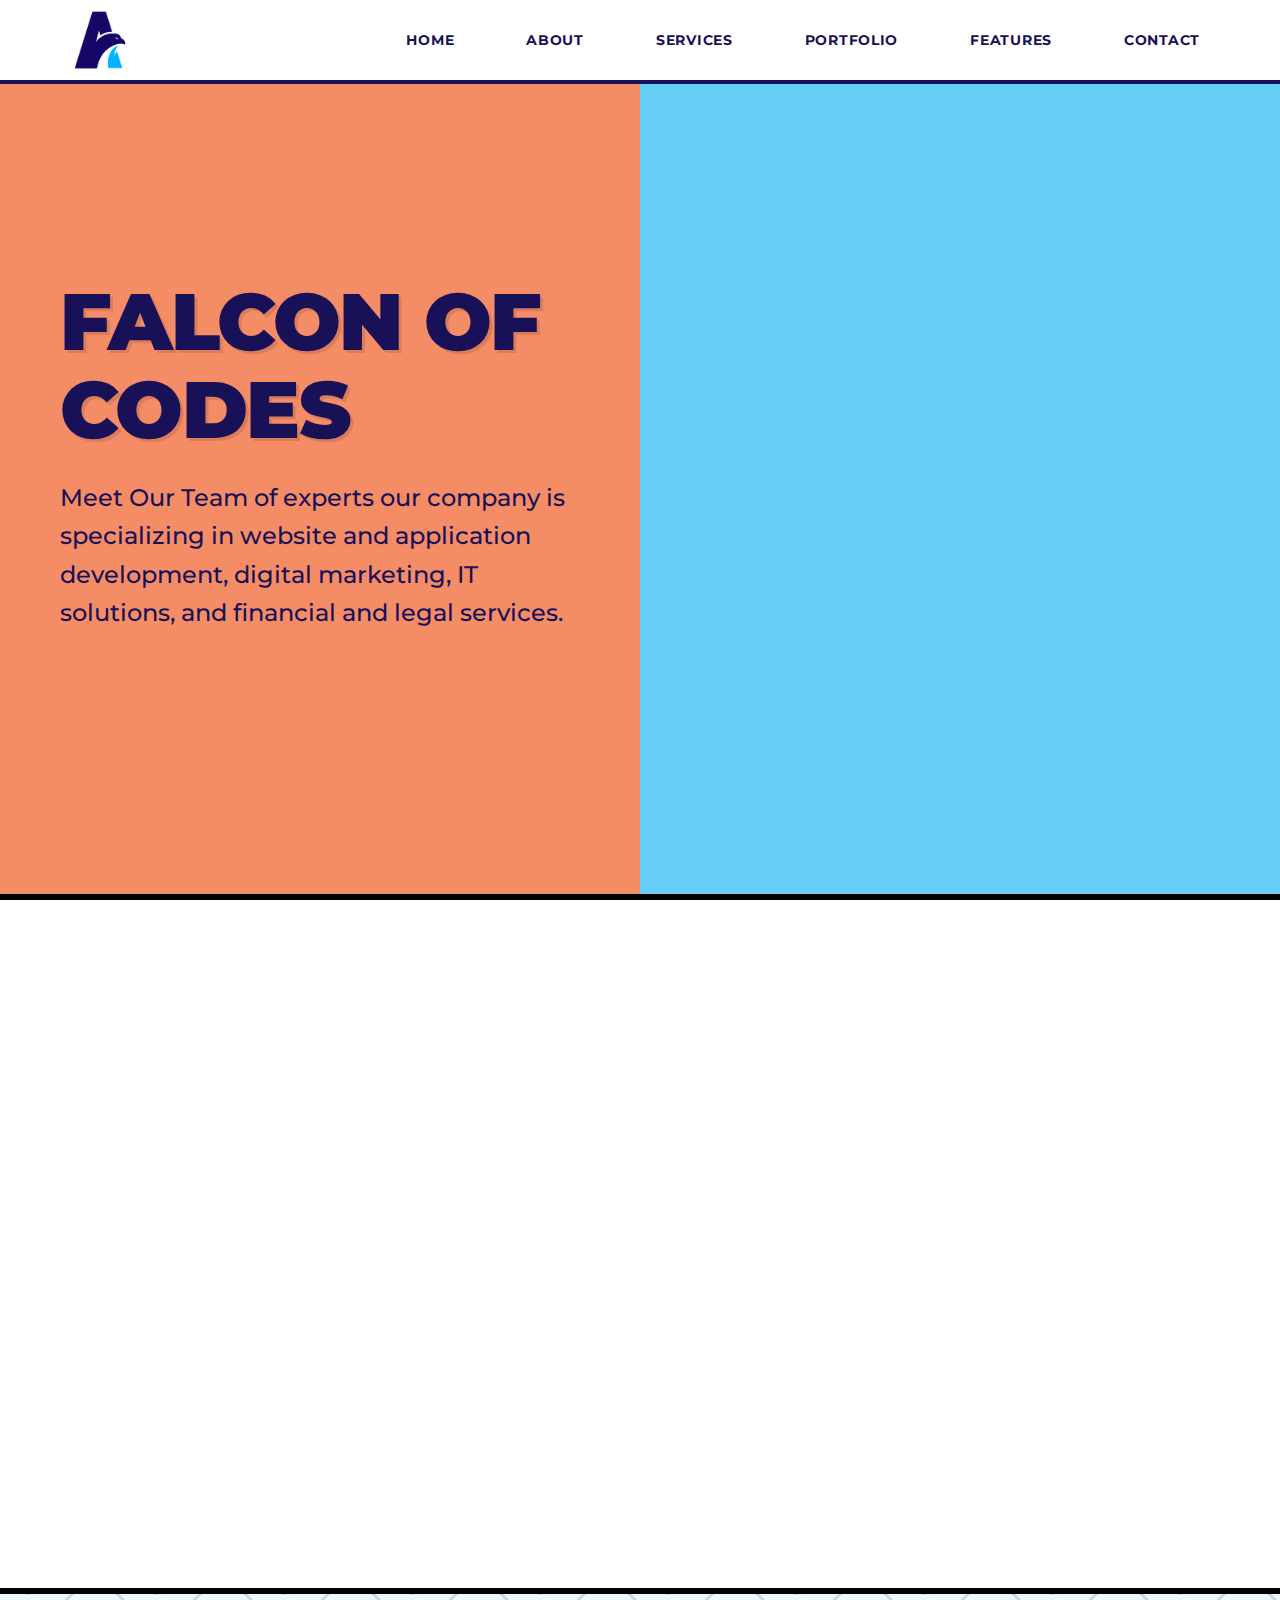
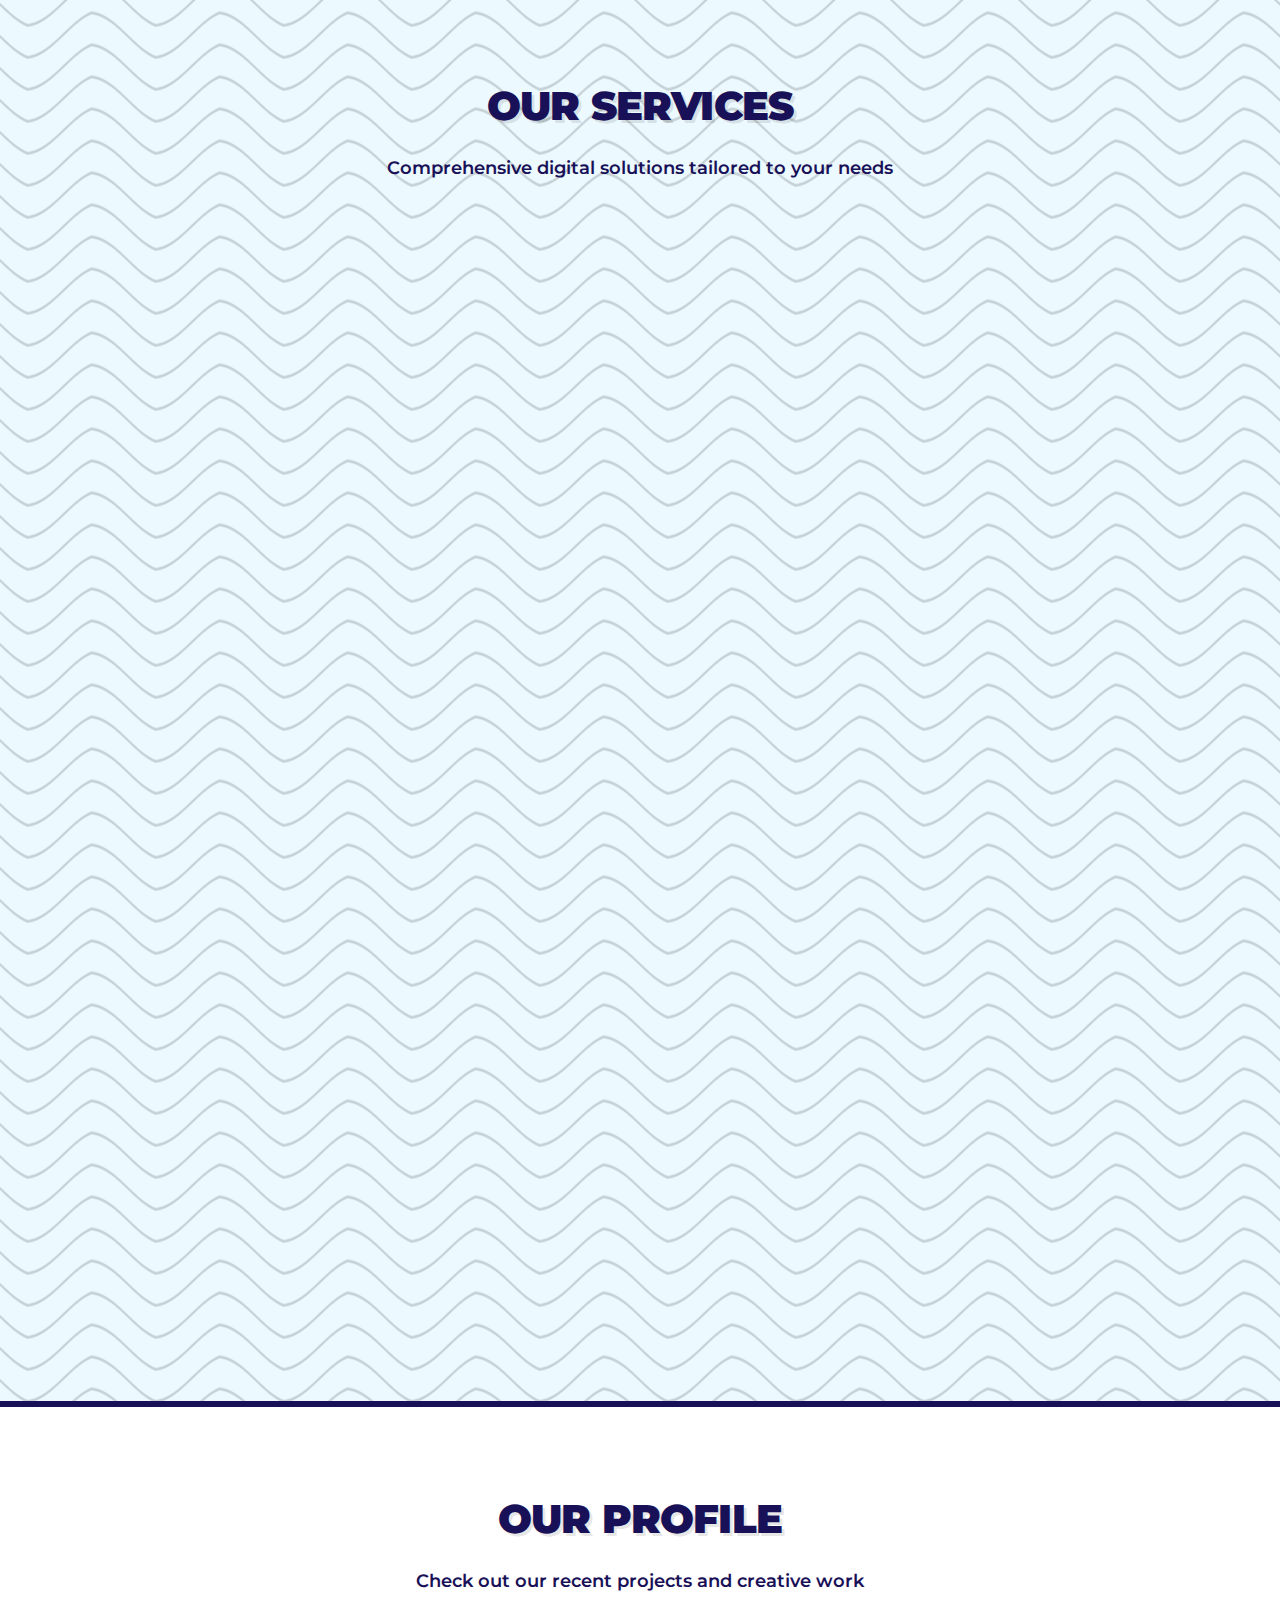
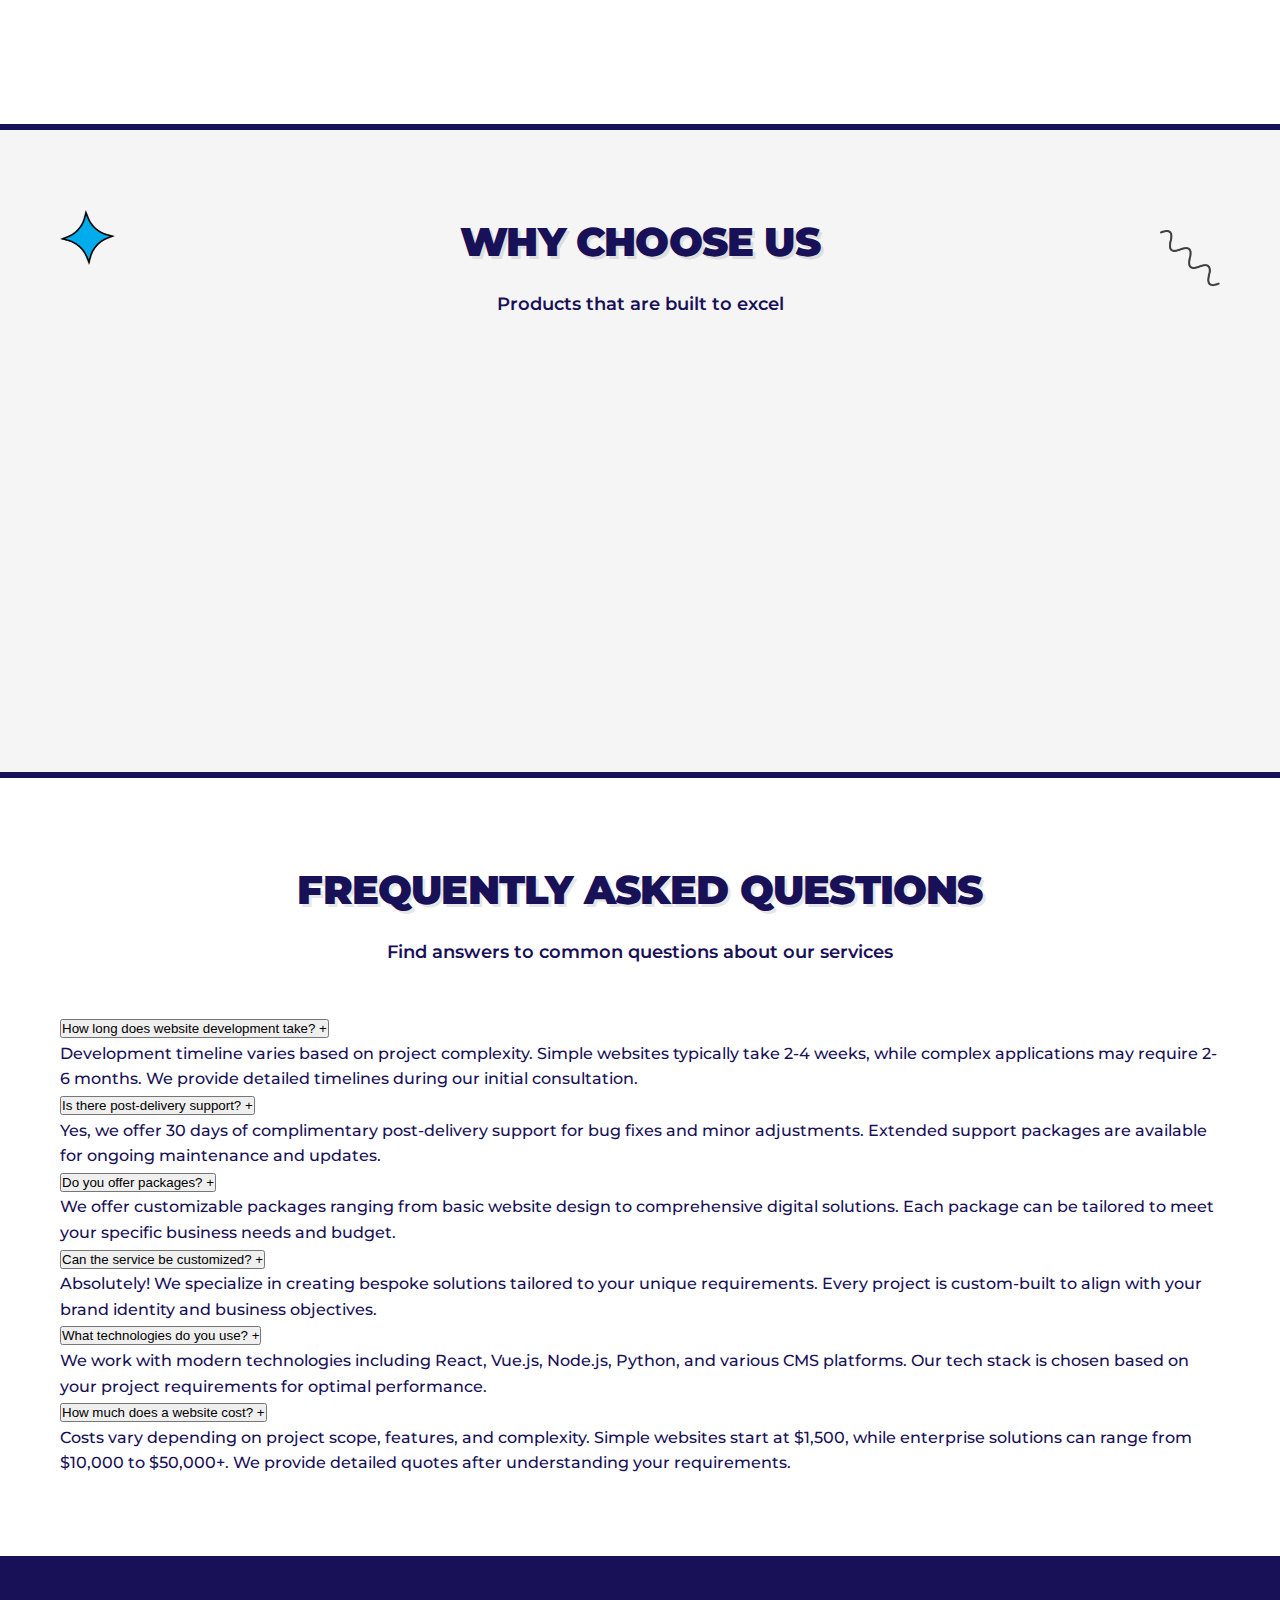
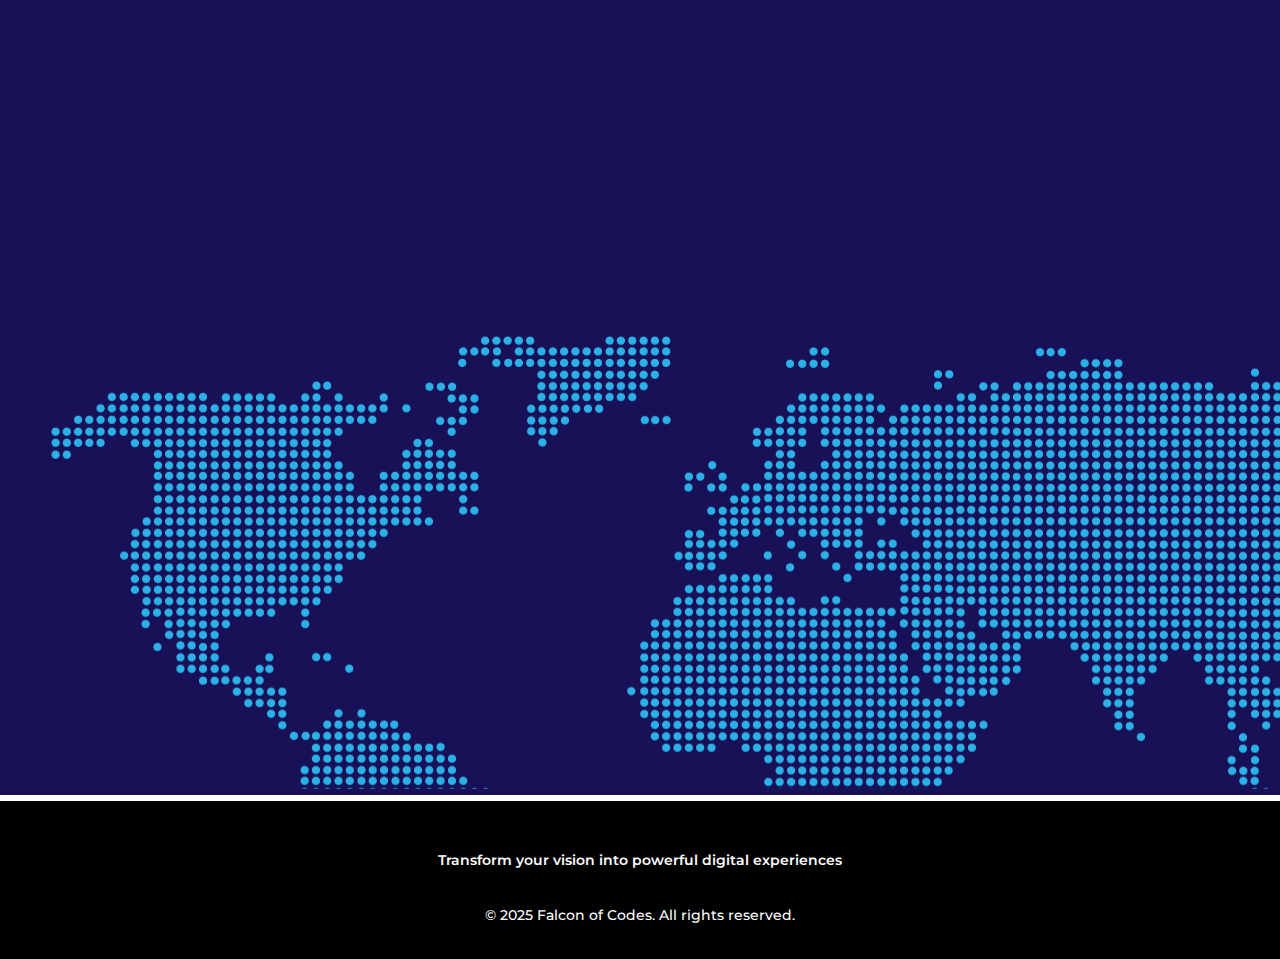
<file: index.html>
<!DOCTYPE html>
<html lang="en" class="no-js">

    <head>
        <meta charset="UTF-8">
        <meta name="viewport" content="width=device-width, initial-scale=1.0">
        <meta name="description"
            content="Falcon of Codes transforms your vision into powerful digital experiences. We specialize in website development, mobile app creation, and custom digital solutions.">
        <meta name="keywords"
            content="web development, mobile app development, custom digital solutions, website design, app development">
        <meta name="author" content="Falcon of Codes">
        <!-- Open Graph / Facebook -->
        <meta property="og:type" content="website">
        <meta property="og:title" content="Falcon of Codes - Transform Your Vision into Digital Experiences">
        <meta property="og:description"
            content="We specialize in website development, mobile app creation, and custom digital solutions that elevate your business.">
        <meta property="og:image" content="assets/Logo-Test-1-.png">
        <!-- Twitter -->
        <meta name="twitter:card" content="summary_large_image">
        <meta name="twitter:title" content="Falcon of Codes - Transform Your Vision into Digital Experiences">
        <meta name="twitter:description"
            content="We specialize in website development, mobile app creation, and custom digital solutions that elevate your business.">
        <meta name="twitter:image" content="assets/Logo-Test-1-.png">
        <link rel="canonical" href="https://falconofcodes.com/">
        <title>Falcon of Codes - Transform Your Vision into Digital Experiences</title>
        <style>
            /* Critical CSS for above-the-fold content */
            :root {
                --color-primary: #f48c66;
                --color-white: #ffffff;
                --color-black: #191157;
                --color-gray-dark: #1a1a1a;
                --color-gray: #333333;
                --color-bg-light: #f5f5f5;
                --color-main-tint-5: #66cdf4;
                --color-mobile-bg-from-logo: #160766;
                --font-family: "Montserrat", -apple-system, BlinkMacSystemFont, 'Segoe UI', Roboto, 'Helvetica Neue', Arial, sans-serif;
                --header-height: 80px;
                --container-width: 1200px;
                --section-padding: 80px 0;
                --border-width: 4px;
                --border-width-thick: 6px;
                --transition: all 0.2s ease;
                --brutal-shadow: 8px 8px 0 0 var(--color-black);
            }
            
            * {
                margin: 0;
                padding: 0;
                box-sizing: border-box;
            }
            
            html {
                scroll-behavior: smooth;
                font-size: 16px;
            }
            
            body {
                font-family: var(--font-family);
                color: var(--color-black);
                line-height: 1.6;
                overflow-x: hidden;
                background-color: var(--color-white);
                font-weight: 500;
            }
            
            .no-js .hero-target__container {
                opacity: 1;
                transform: translateY(0);
            }
            
            .no-js .man-image,
            .no-js .girl-image,
            .no-js .vector-shape,
            .no-js .mobile-framer-image,
            .no-js .iphone-shadow,
            .no-js .zigzag-border {
                opacity: 1;
                transform: translate(0, 0);
            }
            
            .header {
                position: fixed;
                top: 0;
                left: 0;
                width: 100%;
                background-color: var(--color-white);
                border-bottom: var(--border-width) solid var(--color-black);
                z-index: 1000;
            }
            
            .nav {
                display: flex;
                justify-content: space-between;
                align-items: center;
                height: var(--header-height);
                max-width: var(--container-width);
                margin: 0 auto;
                padding: 0 20px;
            }
            
            .nav__logo img {
                height: 60px;
                max-width: 60px;
            }
            
            .hero {
                margin-top: var(--header-height);
                min-height: calc(76vh - var(--header-height));
                display: flex;
                align-items: center;
                background-color: transparent;
                position: relative;
                overflow: hidden;
                border-bottom: var(--border-width-thick) solid var(--color-border);
                padding: 0;
            }
            
            .hero::before,
            .hero::after {
                content: '';
                position: absolute;
                top: 0;
                height: 100%;
                box-sizing: border-box;
            }
            
            .hero::before {
                left: 0;
                width: 50%;
                z-index: -1;
                background-color: var(--color-primary);
            }
            
            .hero::after {
                right: 0;
                width: 50%;
                background-color: var(--color-main-tint-5);
                z-index: -1;
            }
            
            .hero__container {
                width: 100%;
                position: relative;
                z-index: 10;
                max-width: 1200px;
                margin: 80px auto;
                padding: 0 20px;
            }
            
            .hero__grid {
                display: flex;
                flex-direction: row;
                flex-wrap: wrap;
                gap: 2rem;
                align-items: center;
                margin-bottom: 0;
            }
            
            .hero__content {
                flex: 0 0 calc((100% - 2rem) / 2);
                background-color: transparent;
                padding: 0;
                border: none;
                box-shadow: none;
            }
            
            .hero__content h1 {
                font-size: 5rem;
                font-weight: 900;
                margin: 0 0 25px 0;
                color: var(--color-white);
                text-transform: uppercase;
                letter-spacing: -0.02em;
                line-height: 1.1;
                background: none;
                -webkit-background-clip: unset;
                background-clip: unset;
                -webkit-text-fill-color: unset;
                text-shadow: 3px 3px #333333;
                opacity: 0;
                transform: translateY(30px);
                transition: opacity 0.8s ease-out, transform 0.8s ease-out;
            }
            
            .hero__content h1.visible {
                opacity: 1;
                transform: translateY(0);
            }
            
            .hero__content p {
                font-size: 1.25rem;
                line-height: 1.6;
                color: var(--color-white);
                font-weight: 600;
                opacity: 0;
                transform: translateY(30px);
                transition: opacity 0.8s ease-out 0.2s, transform 0.8s ease-out 0.2s;
            }
            
            .hero__content p.visible {
                opacity: 1;
                transform: translateY(0);
                margin-bottom: 4rem;
            }
            
            .hero-target__container {
                display: flex;
                gap: 3rem;
                align-items: center;
                flex: 0 0 calc((100% - 2rem) / 2);
                position: relative;
                opacity: 0;
                transform: translateY(30px);
                transition: opacity 0.8s ease-out, transform 0.8s ease-out;
            }
            
            .hero-target__container.visible {
                opacity: 1;
                transform: translateY(0);
            }
            
            .mobile-framer-image {
                position: absolute;
                bottom: -40px;
                left: 70px;
                width: 175px;
                height: auto;
                z-index: 11;
                opacity: 0;
                transform: translateX(-20px);
                transition: opacity 0.6s ease-out 0.2s, transform 0.6s ease-out 0.2s;
            }
            
            .hero-target__container.visible .mobile-framer-image {
                opacity: 1;
                transform: translateX(0);
            }
            
            @media (max-width: 1024px) {
                .hero-target__container {
                    flex-direction: column;
                    gap: 2rem;
                }
                
                .mobile-framer-image {
                    width: 137px;
                    border: 0;
                    border-top-left-radius: 20px;
                    left: -70px;
                }
                
                .iphone-shadow {
                    width: 120px;
                    bottom: -45px;
                    left: -65px;
                }
            }
        </style>
        <link rel="preload" href="assets/main-logo.png" as="image">
        <link rel="preload" href="assets/transparent-web-framer.png" as="image">
        <link rel="preload" href="assets/man.png" as="image">
        <link rel="preload" href="assets/girl.png" as="image">
        <link rel="preload" href="assets/mobile-framer-shadow.png" as="image">
        <link rel="preload" href="assets/shadow-iphone.png" as="image">
        <link rel="stylesheet" href="styles.css" media="print" onload="this.media='all'">
        <link rel="preconnect" href="https://fonts.googleapis.com">
        <link rel="preconnect" href="https://fonts.gstatic.com" crossorigin>
        <link href="https://fonts.googleapis.com/css2?family=Montserrat:ital,wght@0,100..900;1,100..900&display=swap"
            rel="stylesheet" crossorigin="anonymous">
        <link rel="dns-prefetch" href="https://fonts.googleapis.com">
        <link rel="dns-prefetch" href="https://fonts.gstatic.com">
        <!-- Structured Data -->
        <script type="application/ld+json">
    {
        "@context": "https://schema.org",
        "@type": "Organization",
        "name": "Falcon of Codes",
        "description": "We transform your vision into powerful digital experiences. We specialize in website development, mobile app creation, and custom digital solutions.",
        "url": "https://falconofcodes.com",
        "logo": "https://falconofcodes.com/assets/Logo-Test-1-.png",
        "sameAs": [],
        "contactPoint": {
            "@type": "ContactPoint",
            "contactType": "Customer Service"
        }
    }
    </script>
        <script type="application/ld+json">
    {
        "@context": "https://schema.org",
        "@type": "WebSite",
        "name": "Falcon of Codes",
        "url": "https://falconofcodes.com",
        "potentialAction": {
            "@type": "SearchAction",
            "target": "https://falconofcodes.com/?s={search_term_string}",
            "query-input": "required name=search_term_string"
        }
    }
    </script>
        <script type="application/ld+json">
    {
        "@context": "https://schema.org",
        "@type": "Service",
        "serviceType": "Website Development",
        "provider": {
            "@type": "Organization",
            "name": "Falcon of Codes"
        },
        "description": "Professional website development services"
    }
    </script>
    </head>

    <body>
        <!-- Header / Navigation -->
        <header class="header" id="header">
            <nav class="nav container">
                <a href="#home" class="nav__logo" aria-label="Falcon of Codes Home">
                    <img src="assets/main-logo.png" alt="Falcon of Codes Logo" width="200" height="80" loading="eager" decoding="async">
                </a>
                <button class="nav__toggle" id="nav-toggle" aria-label="Toggle navigation menu" aria-expanded="false">
                    <span></span>
                    <span></span>
                    <span></span>
                </button>
                <ul class="nav__menu" id="nav-menu">
                    <li class="nav__item">
                        <a href="#home" class="nav__link">Home</a>
                    </li>
                    <li class="nav__item">
                        <a href="#about" class="nav__link">About</a>
                    </li>
                    <li class="nav__item">
                        <a href="#services" class="nav__link">Services</a>
                    </li>
                    <li class="nav__item">
                        <a href="#works" class="nav__link">Portfolio</a>
                    </li>
                    <li class="nav__item">
                        <a href="#features" class="nav__link">Features</a>
                    </li>
                    <li class="nav__item">
                        <a href="#contact" class="nav__link">Contact</a>
                    </li>
                </ul>
            </nav>
        </header>
        <!-- Hero Section -->
        <section class="hero" id="home">
            <div class="hero-svg-container">
                <!--<svg aria-hidden="true" class="hero_img_path" viewBox="0 0 100 100" preserveAspectRatio="none"
                    xmlns="http://www.w3.org/2000/svg">-->
                    <!--<path d="M-1 663C3648-193 7705 4976 15136 94" class="hero-curve_1"></path>
                    <path d="M 15136 94 C 7705 4976 3648 -193 -1 663" class="hero-curve_1"></path>-->
                    <!--<path d="M100 57 C 33 100 56 33 -12 90" class="hero-curve_1"></path>-->
                    <!--<path d="M9440 2574C-2809 71 3748 5226-4001 3736" class="hero-curve_1"></path>-->
                <!--</svg>
                
                <svg class="hero_img_path_2" viewBox="0 0 1500 3500" preserveAspectRatio="xMidYMid meet"
                    xmlns="http://www.w3.org/2000/svg">-->
                    <!--<path d="M13435 4448C2897 736 930-2125-4261 4285" class="hero-curve_2 curve-first"></path>-->
                    <!--<path d="M13335 4348C1882-1145 4732 1398-4161 4185" class="hero-curve_2 curve-second"></path>-->
                <!--</svg>-->
            </div>
            <div class="hero__container container">
                <div class="hero__grid">
                    <div class="hero__content">
                        <h1>Falcon of Codes</h1>
                        <p>Meet Our Team of experts our company is specializing in website and application development,
                            digital marketing, IT solutions, and financial and legal services.</p>
                    </div>
                    <!--
                    <div class="hero__image">
                        <img src="assets/original-c34f2ac3a222392163bfe6720986ded7.png"
                            alt="Digital Solutions Illustration" loading="eager">
                    </div>
                    -->
                    <div class="hero-target__container">
                        <img src="assets/mobile-framer-shadow.png" alt="Mobile Framer" class="mobile-framer-image" loading="eager" decoding="async">
                        <img src="assets/shadow-iphone.png" alt="iPhone Shadow" class="iphone-shadow" loading="eager" decoding="async">
                        <div class="slider-buttons">
                            <button class="slider-btn prev-btn" aria-label="Previous slide">‹</button>
                            <button class="slider-btn next-btn" aria-label="Next slide">›</button>
                        </div>
                        <div class="framer-container">
                            <img src="assets/zigziagy-line.png" alt="Zigzag Border" class="zigzag-border" loading="eager" decoding="async">
                            <img src="assets/3-primaery-fill-vectors.png" alt="Elegant Vector Shape" class="vector-shape" loading="eager" decoding="async">
                            <img src="assets/man.png" alt="Man" class="man-image" loading="eager" decoding="async">
                            <img src="assets/transparent-web-framer.png" alt="Web Framer" class="framer-img" loading="eager" decoding="async">
                            <div class="desktop-screen">
                                <div class="slider">
                                    <div class="slide">
                                        <img src="assets/slides/1.jpg" alt="Create Your Identity" loading="lazy" decoding="async">
                                    </div>
                                    <div class="slide">
                                        <img src="assets/slides/2.jpg" alt="High Quality Printing" loading="lazy" decoding="async">
                                    </div>
                                    <div class="slide">
                                        <img src="assets/slides/3.jpg" alt="International Exhibition" loading="lazy" decoding="async">
                                    </div>
                                    <div class="slide">
                                        <img src="assets/slides/4.jpg" alt="Motivation to Achieve Goals" loading="lazy" decoding="async">
                                    </div>
                                </div>
                            </div>
                            <img src="assets/girl.png" alt="Girl" class="girl-image" loading="eager" decoding="async">
                        </div>
                    </div>
                    <!--
                    <div class="card__hero hero-box hero-box--1">
                        <img class="card__hero__img" src="assets/a148e3303f690354c1f5ecbd34a8607f.png"
                            alt="Digital Solutions Illustration" loading="eager">
                        <div class="card__hero__content">
                            <h3>Our Expertise</h3>
                            <p>We specialize in creating cutting-edge digital solutions that help businesses thrive in
                                the modern marketplace.</p>
                        </div>
                    </div>
                    <div class="card__hero hero-box hero-box--2">
                        <img class="card__hero__img" src="assets/d9d8b4c5584b207063162d2d6401efb3.png"
                            alt="Digital Solutions Illustration" loading="eager">
                        <div class="card__hero__content">
                            <h3>Innovation First</h3>
                            <p>We help companies with digital transformation and build a strong and sustainable presence
                                in the digital landscape.</p>
                        </div>
                    </div>-->
                </div>
            </div>
        </section>
        <!-- About Section -->
        <section class="about section" id="about">
            <div class="container">
                <div class="about-svg-container">
                    <svg viewBox="0 0 200 200" width="240">
                        <path d="M100 18
                        C122 18, 150 30, 162 48
                        C174 66, 174 94, 162 112
                        C150 130, 122 142, 100 160
                        C78 142, 50 130, 38 112
                        C26 94, 26 66, 38 48
                        C50 30, 78 18, 100 18
                        Z" fill="var(--color-primary)" stroke="var(--color-white)" stroke-width="2" />
                    </svg>
                </div>
                <div class="about__content">
                    <h2 class="section__title about__title">About Falcon of Codes</h2>
                    <p class="about__description"> We are a company specializing in website and application development,
                        digital marketing, IT solutions, and financial and legal services. We help companies with
                        digital transformation and build a strong and sustainable presence in the digital landscape.
                    </p>
                    <p class="about__description"> Our comprehensive approach combines cutting-edge technology with
                        strategic business insights to deliver solutions that drive growth and innovation. Whether
                        you're looking to establish your online presence, streamline operations, or navigate complex
                        digital challenges, we're here to transform your vision into reality. </p>
                </div>
            </div>
        </section>
        <!-- Services Section -->
        <section class="services section" id="services">
            <div class="container">
                <!--
                <div class="hero__shape-container">
                    <svg viewBox="0 0 20 20" class="hero__svg-shape" aria-hidden="true">
                        <path d="M19 19H5V5h14v14zm-5-2h2v-2h-2v2zm0-4h2v-2h-2v2zm-4 4h2v-2h-2v2zm0-4h2v-2h-2v2zm-4 4h2v-2H6v2zm0-4h2v-2H6v2z" fill="var(--color-primary)" stroke="var(--color-black)" stroke-width="0.5"/>
                    </svg>
                </div> 
                -->
                <h2 class="section__title">Our Services</h2>
                <p class="section__subtitle">Comprehensive digital solutions tailored to your needs</p>
                <div class="services__grid" id="services-grid">
                    <!-- Services will be loaded dynamically from JSON -->
                </div>
            </div>
        </section>
        <!-- Latest Works Section -->
        <section class="works section" id="works">
            <div class="container">
                <h2 class="section__title">Our Profile</h2>
                <p class="section__subtitle">Check out our recent projects and creative work</p>
                <div class="works__grid" id="works-grid">
                    <!-- Works will be loaded dynamically from JavaScript -->
                </div>
            </div>
        </section>
        <!-- Features Section -->
        <section class="features section" id="features">
            <div class="container x_features">
                <div class="star-container">
                    <img class="blue-star" src="assets/Vector-blue.png" alt="Blue Star Icon">
                    <!--
                    <svg aria-hidden="true" class="star-of-button-icon e-font-icon-svg e-fas-star-of-life" viewBox="0 0 480 512" xmlns="http://www.w3.org/2000/svg">
                        <path class="one-star" d="M471.99 334.43L336.06 256l135.93-78.43c7.66-4.42 10.28-14.2 5.86-21.86l-32.02-55.43c-4.42-7.65-14.21-10.28-21.87-5.86l-135.93 78.43V16c0-8.84-7.17-16-16.01-16h-64.04c-8.84 0-16.01 7.16-16.01 16v156.86L56.04 94.43c-7.66-4.42-17.45-1.79-21.87 5.86L2.15 155.71c-4.42 7.65-1.8 17.44 5.86 21.86L143.94 256 8.01 334.43c-7.66 4.42-10.28 14.21-5.86 21.86l32.02 55.43c4.42 7.65 14.21 10.27 21.87 5.86l135.93-78.43V496c0 8.84 7.17 16 16.01 16h64.04c8.84 0 16.01-7.16 16.01-16V339.14l135.93 78.43c7.66 4.42 17.45 1.8 21.87-5.86l32.02-55.43c4.42-7.65 1.8-17.43-5.86-21.85z"></path>
                    </svg>
                    -->
                </div>
                <h2 class="section__title">Why Choose Us</h2>
                <p class="section__subtitle">Products that are built to excel</p>
                <div class="features__grid">
                    <div class="feature__item">
                        <div class="feature__icon">🦅</div>
                        <h3 class="feature__title">Fast</h3>
                        <p class="feature__description">Lightning-fast performance that keeps your users engaged</p>
                    </div>
                    <div class="feature__item">
                        <div class="feature__icon">🦅</div>
                        <h3 class="feature__title">Secure</h3>
                        <p class="feature__description">Enterprise-grade security to protect your data and users</p>
                    </div>
                    <div class="feature__item">
                        <div class="feature__icon">🦅</div>
                        <h3 class="feature__title">User-friendly</h3>
                        <p class="feature__description">Intuitive interfaces that delight users and drive engagement</p>
                    </div>
                    <div class="feature__item">
                        <div class="feature__icon">🦅</div>
                        <h3 class="feature__title">Tailored to Your Brand</h3>
                        <p class="feature__description">Custom solutions that reflect your unique brand identity</p>
                    </div>
                </div>
            </div>
        </section>
        <!-- FAQ Section -->
        <section class="faq section" id="faq">
            <div class="container">
                <h2 class="section__title">Frequently Asked Questions</h2>
                <p class="section__subtitle">Find answers to common questions about our services</p>
                <div class="faq__container">
                    <div class="faq__item">
                        <button class="faq__question">
                            <span>How long does website development take?</span>
                            <span class="faq__icon">+</span>
                        </button>
                        <div class="faq__answer">
                            <p>Development timeline varies based on project complexity. Simple websites typically take 2-4 weeks, while complex applications may require 2-6 months. We provide detailed timelines during our initial consultation.</p>
                        </div>
                    </div>
                    <div class="faq__item">
                        <button class="faq__question">
                            <span>Is there post-delivery support?</span>
                            <span class="faq__icon">+</span>
                        </button>
                        <div class="faq__answer">
                            <p>Yes, we offer 30 days of complimentary post-delivery support for bug fixes and minor adjustments. Extended support packages are available for ongoing maintenance and updates.</p>
                        </div>
                    </div>
                    <div class="faq__item">
                        <button class="faq__question">
                            <span>Do you offer packages?</span>
                            <span class="faq__icon">+</span>
                        </button>
                        <div class="faq__answer">
                            <p>We offer customizable packages ranging from basic website design to comprehensive digital solutions. Each package can be tailored to meet your specific business needs and budget.</p>
                        </div>
                    </div>
                    <div class="faq__item">
                        <button class="faq__question">
                            <span>Can the service be customized?</span>
                            <span class="faq__icon">+</span>
                        </button>
                        <div class="faq__answer">
                            <p>Absolutely! We specialize in creating bespoke solutions tailored to your unique requirements. Every project is custom-built to align with your brand identity and business objectives.</p>
                        </div>
                    </div>
                    <div class="faq__item">
                        <button class="faq__question">
                            <span>What technologies do you use?</span>
                            <span class="faq__icon">+</span>
                        </button>
                        <div class="faq__answer">
                            <p>We work with modern technologies including React, Vue.js, Node.js, Python, and various CMS platforms. Our tech stack is chosen based on your project requirements for optimal performance.</p>
                        </div>
                    </div>
                    <div class="faq__item">
                        <button class="faq__question">
                            <span>How much does a website cost?</span>
                            <span class="faq__icon">+</span>
                        </button>
                        <div class="faq__answer">
                            <p>Costs vary depending on project scope, features, and complexity. Simple websites start at $1,500, while enterprise solutions can range from $10,000 to $50,000+. We provide detailed quotes after understanding your requirements.</p>
                        </div>
                    </div>
                </div>
            </div>
        </section>
                
        <!-- Call-to-Action Section -->
        <section class="cta section" id="contact">
            <div class="container">
                <div class="cta__content">
                    <h2 class="cta__title">Get In Touch</h2>
                    <form class="cta__form" id="contact-form">
                        <div class="form__group">
                            <label for="fullname" class="form__label">Full Name</label>
                            <input type="text" id="fullname" name="fullname" class="form__input" required>
                        </div>
                        <div class="form__group">
                            <label for="contact" class="form__label">Contact Number</label>
                            <input type="tel" id="contact" name="contact" class="form__input" required>
                        </div>
                        <div class="form__group">
                            <label for="details" class="form__label">Details Description</label>
                            <textarea id="details" name="details" class="form__textarea" rows="5" required></textarea>
                        </div>
                        <button type="submit" class="btn btn--primary">Send Message</button>
                    </form>
                </div>
            </div>
        </section>

        <!-- Footer -->
        <footer class="footer">
            <div class="container">
                <div class="footer__content">
                    <div class="footer__brand">
                        <p class="footer__tagline">Transform your vision into powerful digital experiences</p>
                    </div>
                    <div class="footer__info">
                        <p class="footer__copyright">&copy; 2025 Falcon of Codes. All rights reserved.</p>
                    </div>
                </div>
            </div>
        </footer>
        <!-- Fullscreen Video Modal -->
        <div class="video-modal" id="video-modal">
            <button class="video-modal__close" id="video-modal-close" aria-label="Close video">
                <span>✕</span>
            </button>
            <div class="video-modal__content">
                <video id="modal-video" controls autoplay>
                    <source src="" type="video/mp4"> Your browser does not support the video tag.
                </video>
            </div>
        </div>
        <script>
            // Critical FOUC prevention for above-the-fold content
            document.documentElement.className = document.documentElement.className.replace('no-js', 'js');
        </script>
        <script src="script.js" defer></script>
    </body>

</html>
</file>
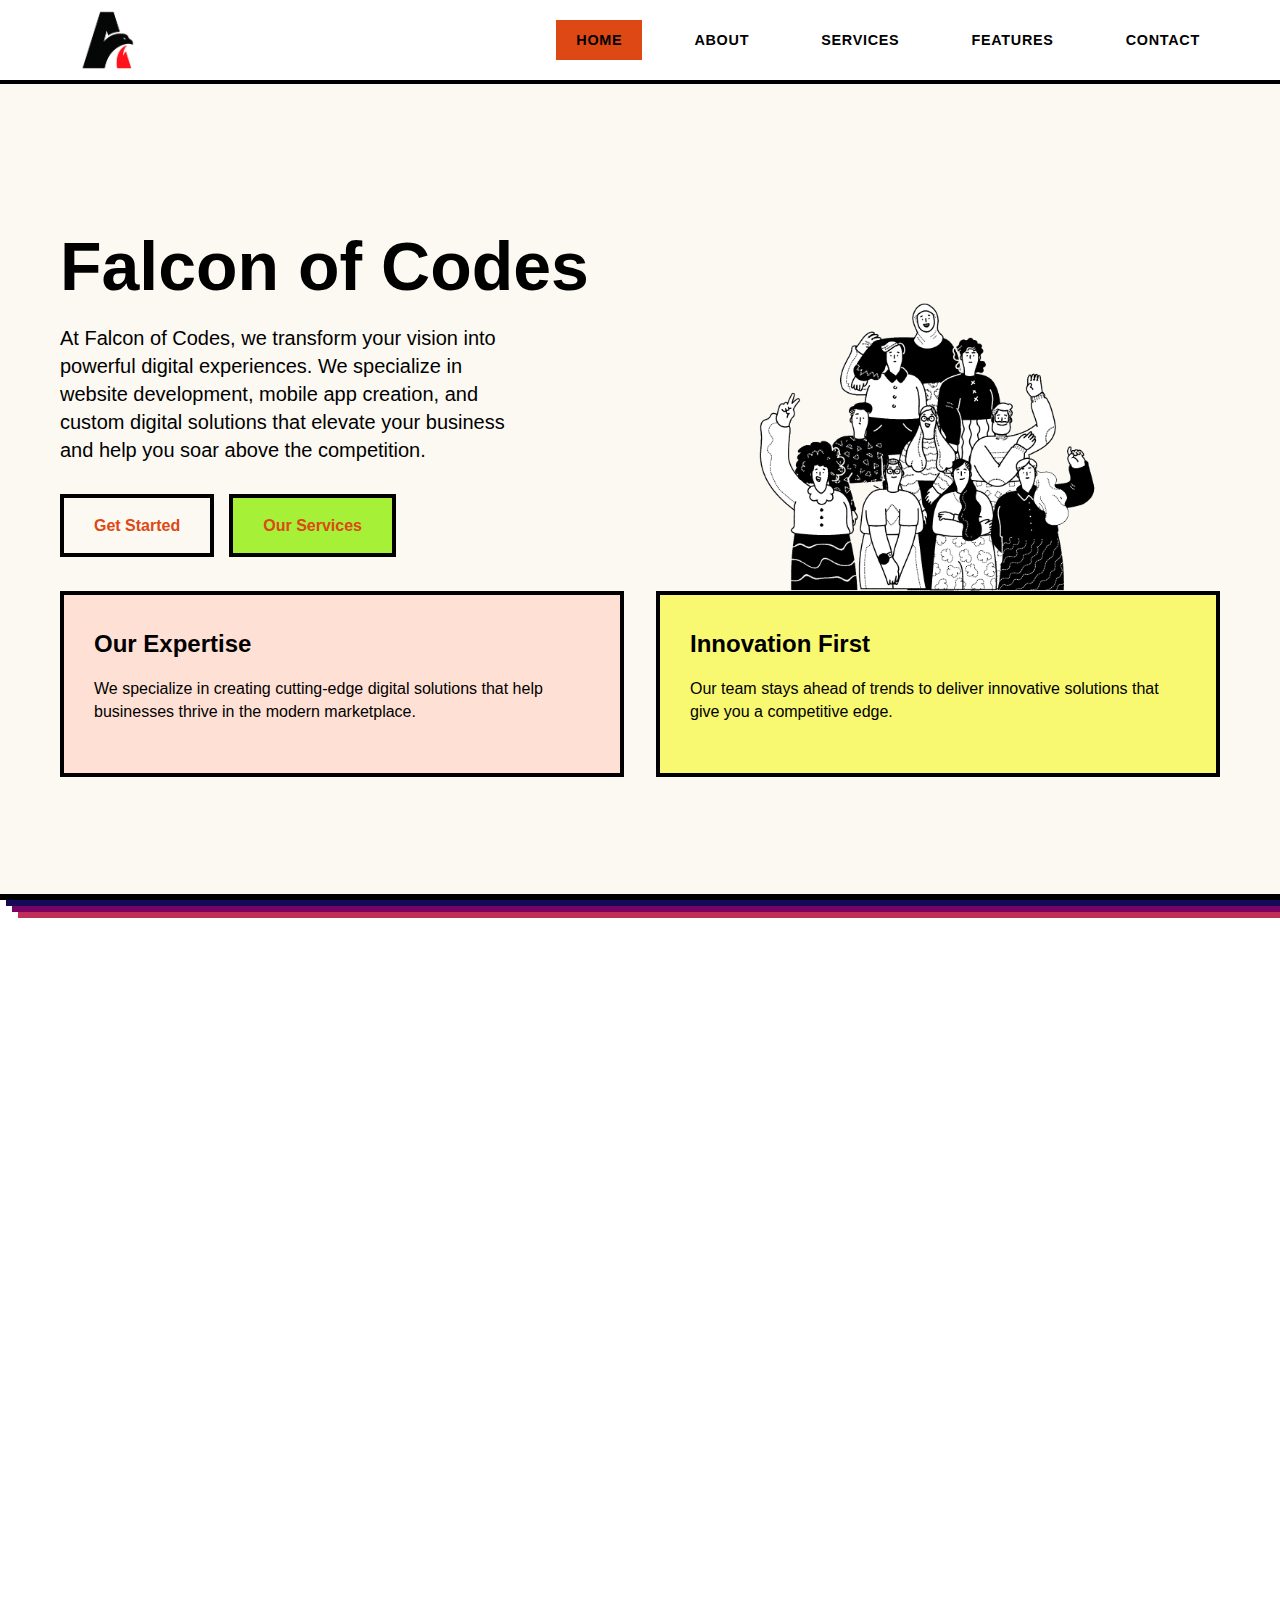
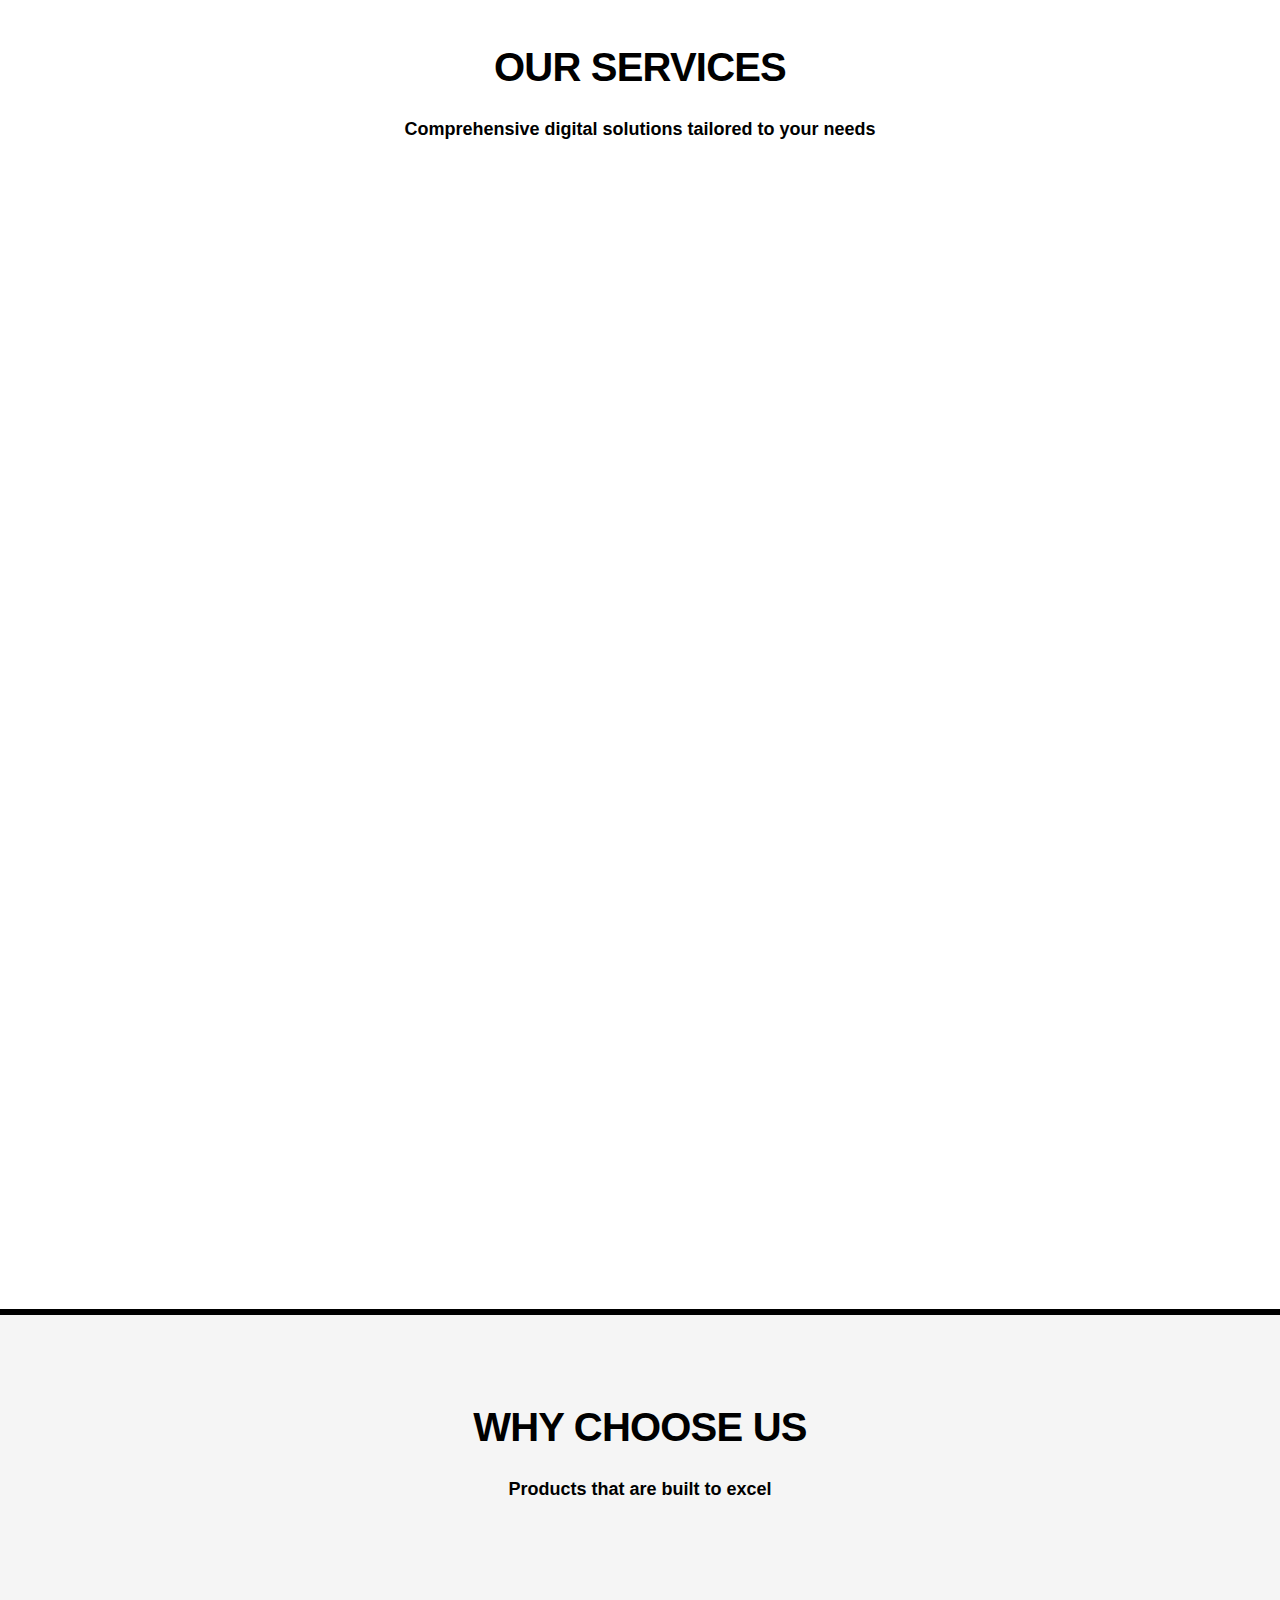
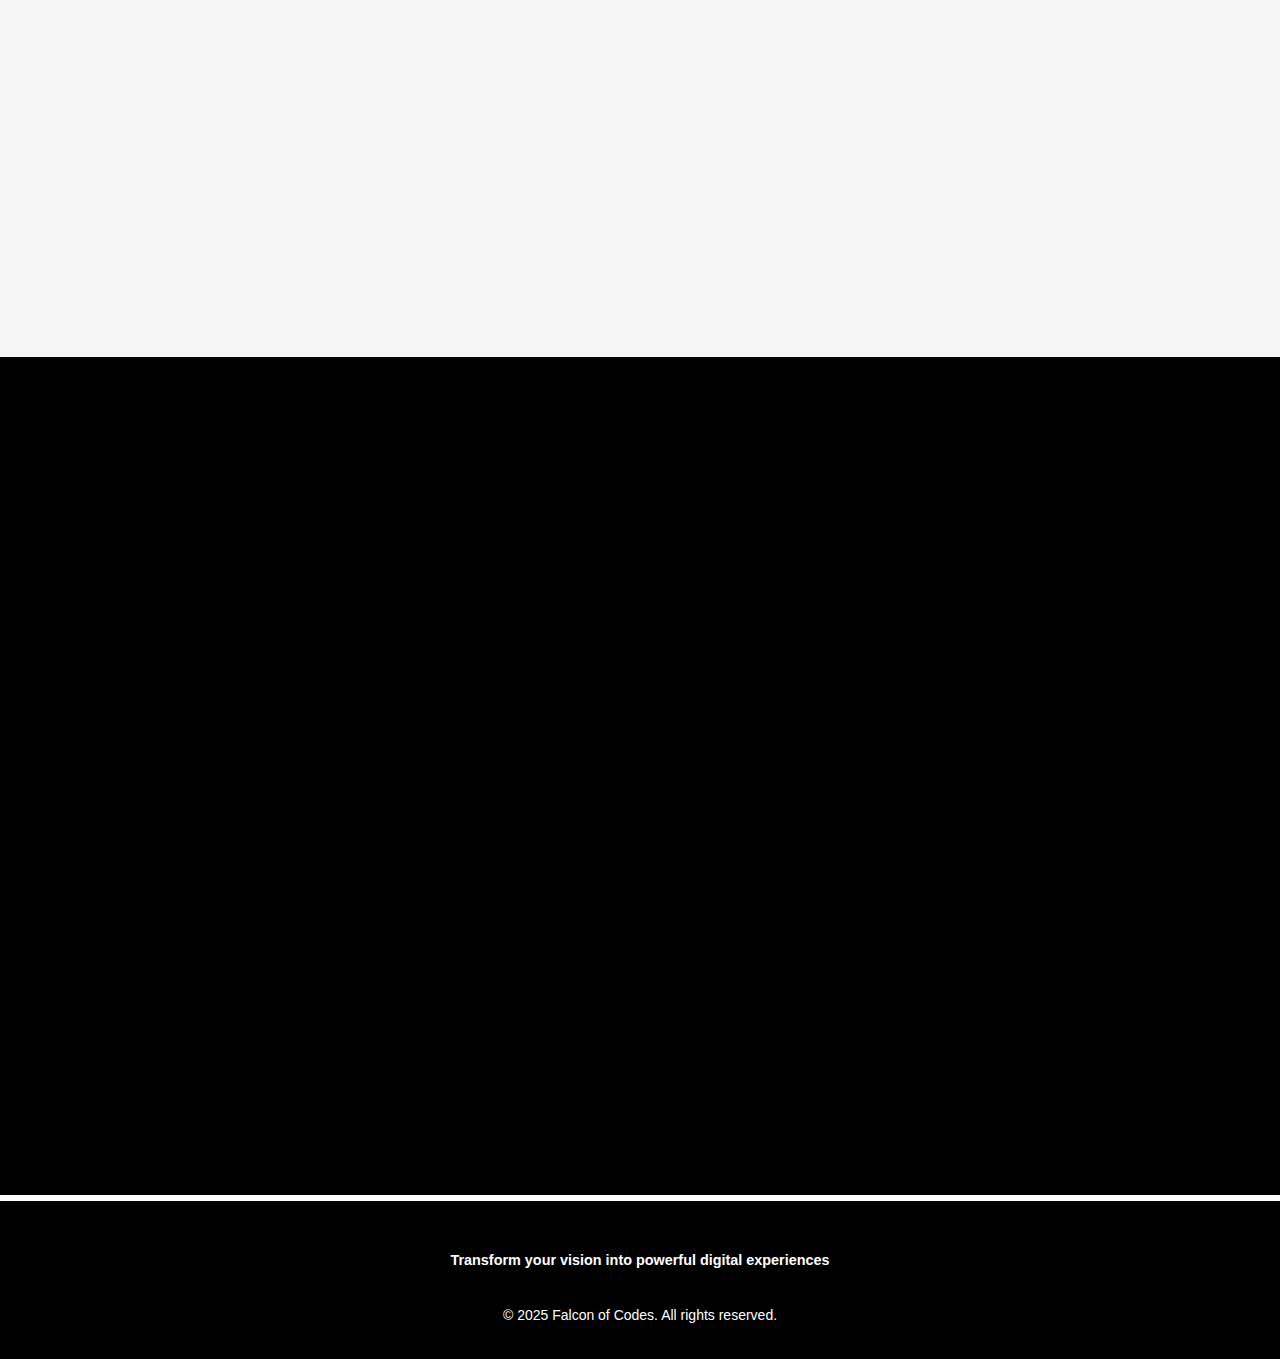
<file: index copy.html>
<!DOCTYPE html>
<html lang="en">
<head>
    <meta charset="UTF-8">
    <meta name="viewport" content="width=device-width, initial-scale=1.0">
    <meta name="description" content="Falcon of Codes transforms your vision into powerful digital experiences. We specialize in website development, mobile app creation, and custom digital solutions.">
    <meta name="keywords" content="web development, mobile app development, custom digital solutions, website design, app development">
    <meta name="author" content="Falcon of Codes">
    
    <!-- Open Graph / Facebook -->
    <meta property="og:type" content="website">
    <meta property="og:title" content="Falcon of Codes - Transform Your Vision into Digital Experiences">
    <meta property="og:description" content="We specialize in website development, mobile app creation, and custom digital solutions that elevate your business.">
    <meta property="og:image" content="Logo-Test-1-.png">
    
    <!-- Twitter -->
    <meta name="twitter:card" content="summary_large_image">
    <meta name="twitter:title" content="Falcon of Codes - Transform Your Vision into Digital Experiences">
    <meta name="twitter:description" content="We specialize in website development, mobile app creation, and custom digital solutions that elevate your business.">
    <meta name="twitter:image" content="Logo-Test-1-.png">
    
    <link rel="canonical" href="https://falconofcodes.com/">
    <title>Falcon of Codes - Transform Your Vision into Digital Experiences</title>
    <link rel="stylesheet" href="styles copy.css">
    
    <!-- Structured Data -->
    <script type="application/ld+json">
    {
        "@context": "https://schema.org",
        "@type": "Organization",
        "name": "Falcon of Codes",
        "description": "We transform your vision into powerful digital experiences. We specialize in website development, mobile app creation, and custom digital solutions.",
        "url": "https://falconofcodes.com",
        "logo": "https://falconofcodes.com/Logo-Test-1-.png",
        "sameAs": [],
        "contactPoint": {
            "@type": "ContactPoint",
            "contactType": "Customer Service"
        }
    }
    </script>
    <script type="application/ld+json">
    {
        "@context": "https://schema.org",
        "@type": "WebSite",
        "name": "Falcon of Codes",
        "url": "https://falconofcodes.com",
        "potentialAction": {
            "@type": "SearchAction",
            "target": "https://falconofcodes.com/?s={search_term_string}",
            "query-input": "required name=search_term_string"
        }
    }
    </script>
    <script type="application/ld+json">
    {
        "@context": "https://schema.org",
        "@type": "Service",
        "serviceType": "Website Development",
        "provider": {
            "@type": "Organization",
            "name": "Falcon of Codes"
        },
        "description": "Professional website development services"
    }
    </script>
</head>
<body>
    <!-- Header / Navigation -->
    <header class="header" id="header">
        <nav class="nav container">
            <a href="#home" class="nav__logo" aria-label="Falcon of Codes Home">
                <img src="Logo.png" alt="Falcon of Codes Logo" width="200" height="80" loading="eager">
            </a>
            <button class="nav__toggle" id="nav-toggle" aria-label="Toggle navigation menu" aria-expanded="false">
                <span></span>
                <span></span>
                <span></span>
            </button>
            <ul class="nav__menu" id="nav-menu">
                <li class="nav__item">
                    <a href="#home" class="nav__link">Home</a>
                </li>
                <li class="nav__item">
                    <a href="#about" class="nav__link">About</a>
                </li>                            
                <li class="nav__item">
                    <a href="#services" class="nav__link">Services</a>
                </li>
                <li class="nav__item">
                    <a href="#features" class="nav__link">Features</a>
                </li>
                <li class="nav__item">
                    <a href="#contact" class="nav__link">Contact</a>
                </li>
            </ul>
        </nav>
    </header>

    <!-- Hero Section -->
    <section class="hero section" id="home">
        <div class="hero__container">
            <div class="hero__grid">
                <div class="hero__content">
                    <h1 class="hero__title">Falcon of Codes</h1>
                    <p class="hero__description">
                        At Falcon of Codes, we transform your vision into powerful digital experiences.
                        We specialize in website development, mobile app creation, and custom digital solutions 
                        that elevate your business and help you soar above the competition.
                    </p>
                    <div class="hero__buttons">
                        <a href="#contact" class="hero__btn btn-outline">Get Started</a>
                        <a href="#services" class="hero__btn btn-fill">Our Services</a>
                    </div>
                </div>
                <div class="hero__image">
                    <img src="assets/original-c34f2ac3a222392163bfe6720986ded7.png" alt="Digital Solutions Illustration" width="600" height="600" loading="eager">
                </div>
            </div>
            
            <!-- Hero Boxes Section -->
            <div class="hero-boxes__grid">
                <div class="hero-box hero-box--1">
                    <h3 class="hero-box__title">Our Expertise</h3>
                    <p class="hero-box__description">We specialize in creating cutting-edge digital solutions that help businesses thrive in the modern marketplace.</p>
                </div>
                <div class="hero-box hero-box--2">
                    <h3 class="hero-box__title">Innovation First</h3>
                    <p class="hero-box__description">Our team stays ahead of trends to deliver innovative solutions that give you a competitive edge.</p>
                </div>
            </div>
        </div>

    </section>

    <!-- About Section -->
    <section class="about section" id="about">
        <div class="container">
            <div class="about__content">
                <h2 class="section__title">About Falcon of Codes</h2>
                <p class="about__description">
                    We are a company specializing in website and application development, digital marketing, IT solutions, 
                    and financial and legal services. We help companies with digital transformation and build a strong 
                    and sustainable presence in the digital landscape.
                </p>
                <p class="about__description">
                    Our comprehensive approach combines cutting-edge technology with strategic business insights to deliver 
                    solutions that drive growth and innovation. Whether you're looking to establish your online presence, 
                    streamline operations, or navigate complex digital challenges, we're here to transform your vision 
                    into reality.
                </p>
            </div>
        </div>
    </section>

    <!-- Services Section -->
    <section class="services section" id="services">
        <div class="container">
            <h2 class="section__title">Our Services</h2>
            <p class="section__subtitle">Comprehensive digital solutions tailored to your needs</p>
            <div class="services__grid" id="services-grid">
                <!-- Services will be loaded dynamically from JSON -->
            </div>
        </div>
    </section>

    <!-- Features Section -->
    <section class="features section" id="features">
        <div class="container">
            <h2 class="section__title">Why Choose Us</h2>
            <p class="section__subtitle">Products that are built to excel</p>
            <div class="features__grid">
                <div class="feature__item">
                    <div class="feature__icon">🦅</div>
                    <h3 class="feature__title">Fast</h3>
                    <p class="feature__description">Lightning-fast performance that keeps your users engaged</p>
                </div>
                <div class="feature__item">
                    <div class="feature__icon">🦅</div>
                    <h3 class="feature__title">Secure</h3>
                    <p class="feature__description">Enterprise-grade security to protect your data and users</p>
                </div>
                <div class="feature__item">
                    <div class="feature__icon">🦅</div>
                    <h3 class="feature__title">User-friendly</h3>
                    <p class="feature__description">Intuitive interfaces that delight users and drive engagement</p>
                </div>
                <div class="feature__item">
                    <div class="feature__icon">🦅</div>
                    <h3 class="feature__title">Tailored to Your Brand</h3>
                    <p class="feature__description">Custom solutions that reflect your unique brand identity</p>
                </div>
            </div>
        </div>
    </section>

    <!-- Call-to-Action Section -->
    <section class="cta section" id="contact">
        <div class="container">
            <div class="cta__content">
                <h2 class="cta__title">Get In Touch</h2>
                <form class="cta__form" id="contact-form">
                    <div class="form__group">
                        <label for="fullname" class="form__label">Full Name</label>
                        <input type="text" id="fullname" name="fullname" class="form__input" required>
                    </div>
                    <div class="form__group">
                        <label for="contact" class="form__label">Contact Number</label>
                        <input type="tel" id="contact" name="contact" class="form__input" required>
                    </div>
                    <div class="form__group">
                        <label for="details" class="form__label">Details Description</label>
                        <textarea id="details" name="details" class="form__textarea" rows="5" required></textarea>
                    </div>
                    <button type="submit" class="btn btn--primary">Send Message</button>
                </form>
            </div>
        </div>
    </section>

    <!-- Footer -->
    <footer class="footer">
        <div class="container">
            <div class="footer__content">
                <div class="footer__brand">
                    <p class="footer__tagline">Transform your vision into powerful digital experiences</p>
                </div>
                <div class="footer__info">
                    <p class="footer__copyright">&copy; 2025 Falcon of Codes. All rights reserved.</p>
                </div>
            </div>
        </div>
    </footer>

    <script src="script.js" defer></script>
</body>
</html>
</file>
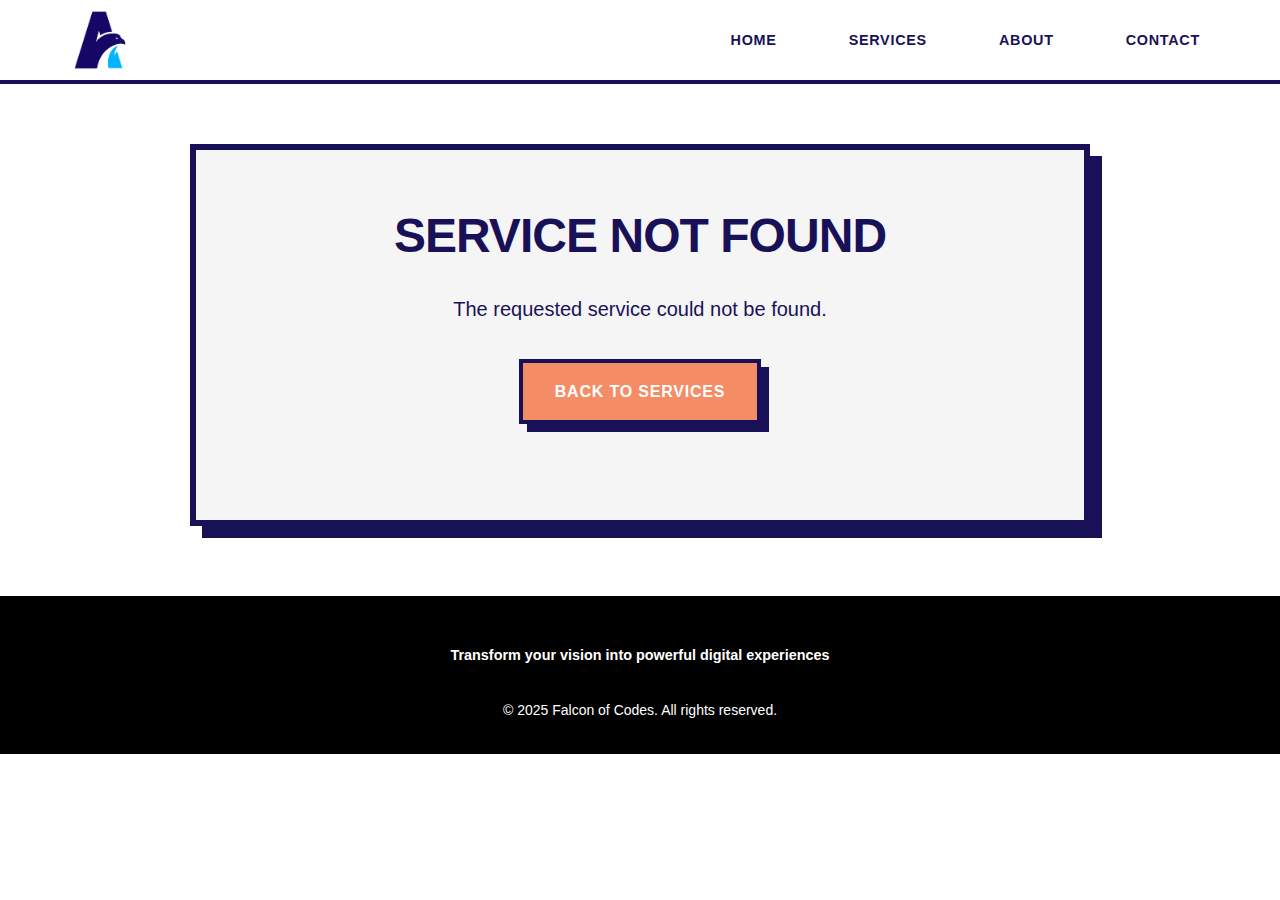
<file: service.html>
<!DOCTYPE html>
<html lang="en">
<head>
    <meta charset="UTF-8">
    <meta name="viewport" content="width=device-width, initial-scale=1.0">
    <meta name="description" content="Service details - Falcon of Codes">
    <title>Service Details - Falcon of Codes</title>
    <link rel="stylesheet" href="styles.css">
    <link rel="stylesheet" href="service.css">
</head>
<body>
    <!-- Header / Navigation -->
    <header class="header" id="header">
        <nav class="nav container">
            <a href="index.html" class="nav__logo" aria-label="Falcon of Codes Home">
                <img src="/assets/main-logo.png" alt="Falcon of Codes Logo" width="200" height="80" loading="eager">
            </a>
            <button class="nav__toggle" id="nav-toggle" aria-label="Toggle navigation menu" aria-expanded="false">
                <span></span>
                <span></span>
                <span></span>
            </button>
            <ul class="nav__menu" id="nav-menu">
                <li class="nav__item">
                    <a href="index.html#home" class="nav__link">Home</a>
                </li>
                <li class="nav__item">
                    <a href="index.html#services" class="nav__link">Services</a>
                </li>
                <li class="nav__item">
                    <a href="index.html#about" class="nav__link">About</a>
                </li>
                <li class="nav__item">
                    <a href="index.html#contact" class="nav__link">Contact</a>
                </li>
            </ul>
        </nav>
    </header>

    <!-- Service Detail Section -->
    <section class="service-detail section" id="service-detail">
        <div class="container">
            <div class="service-detail__content" id="service-content">
                <!-- Content will be loaded dynamically -->
            </div>
        </div>
    </section>

    <!-- Footer -->
    <footer class="footer">
        <div class="container">
            <div class="footer__content">
                <div class="footer__brand">
                    <p class="footer__tagline">Transform your vision into powerful digital experiences</p>
                </div>
                <div class="footer__info">
                    <p class="footer__copyright">&copy; 2025 Falcon of Codes. All rights reserved.</p>
                </div>
            </div>
        </div>
    </footer>

    <script src="script.js" defer></script>
    <script src="service.js" defer></script>
</body>
</html>
</file>
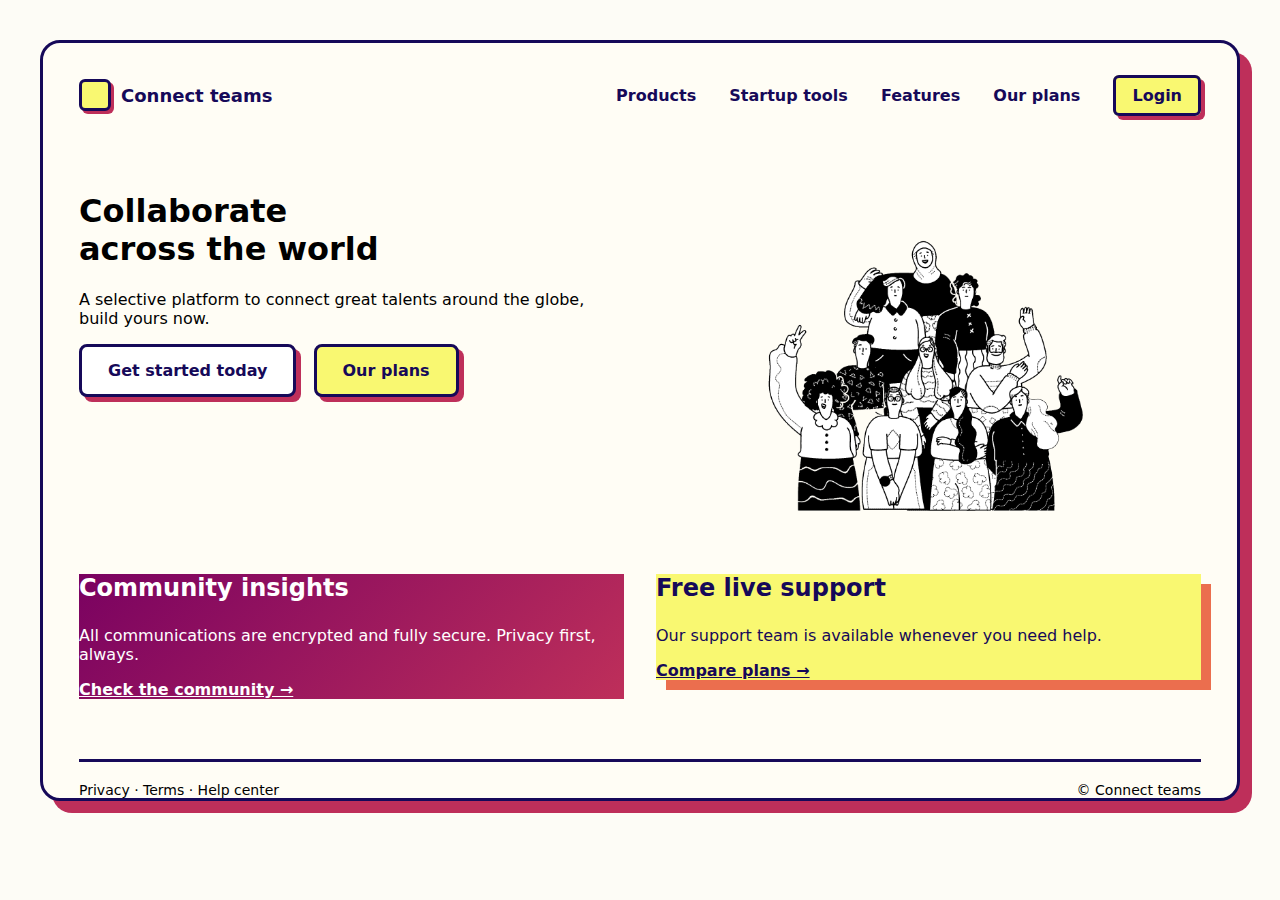
<file: test.html>
<!DOCTYPE html>
<html lang="en">
<head>
  <meta charset="UTF-8" />
  <meta name="viewport" content="width=device-width, initial-scale=1.0" />
  <title>Connect Teams – Neo‑Brutalism</title>

  <style>
    /* ===============================
       COLOR SYSTEM (YOUR PALETTE)
       =============================== */
    :root {
      --c1: #160959; /* deep indigo */
      --c2: #7a0261; /* purple */
      --c3: #be2f5a; /* magenta */
      --c4: #eb6e4e; /* coral */
      --c5: #feb24d; /* orange */
      --c6: #f9f871; /* yellow */

      --bg-main: #fdfcf6;
      --text-dark: #160959;
      --border: 3px solid #160959;
    }

    * {
      box-sizing: border-box;
      font-family: system-ui, -apple-system, BlinkMacSystemFont, "Segoe UI", sans-serif;
    }

    body {
      margin: 0;
      padding: 40px 24px;
      background: #fdfcf6; /* revert to clean light background */
      display: flex;
      justify-content: center;
    }

    /* ===============================
       PAGE CONTAINER
       =============================== */
    .page {
      max-width: 1200px;
      width: 100%;
      background: #fffdf5;
      border: var(--border);
      border-radius: 20px;
      padding: 36px 36px 0; /* remove bottom gap */
      box-shadow: 12px 12px 0 var(--c3);
    }

    /* ===============================
       HEADER
       =============================== */
    header {
      display: flex;
      justify-content: space-between;
      align-items: center;
      margin-bottom: 60px;
    }

    .logo {
      display: flex;
      align-items: center;
      font-weight: 800;
      font-size: 18px;
      color: var(--text-dark);
      gap: 10px;
    }

    .logo-box {
      width: 32px;
      height: 32px;
      background: var(--c6);
      border: var(--border);
      box-shadow: 3px 3px 0 var(--c3);
      border-radius: 6px;
    }

    nav a {
      margin-left: 28px;
      text-decoration: none;
      color: var(--text-dark);
      font-weight: 600;
    }

    .login {
      padding: 8px 16px;
      background: var(--c6);
      border: var(--border);
      box-shadow: 4px 4px 0 var(--c3);
      border-radius: 6px;
    }

    /* ===============================
       GRID SYSTEM (REFERENCE-ACCURATE)
       =============================== */

    .layout-grid {
      display: grid;
      grid-template-columns: repeat(12, 1fr);
      column-gap: 32px;
      align-items: start;
    }

    /* ===============================
       MAIN GRID CONTENT
       =============================== */
       =============================== */
    .hero-text {
      align-self: start;
    }

    /* illustration sits on same grid row edge */
    .visual {
      align-self: end;
      margin-bottom: -6px;
    }

    .hero h1 {
      font-size: 64px;
      line-height: 1.05;
      margin: 0 0 20px;
      color: var(--text-dark);
    }

    .hero p {
      font-size: 20px;
      max-width: 520px;
      margin-bottom: 32px;
    }

    .hero-actions a {
      display: inline-block;
      padding: 14px 26px;
      margin-right: 12px;
      text-decoration: none;
      font-weight: 700;
      border: var(--border);
      box-shadow: 5px 5px 0 var(--c3);
      border-radius: 8px;
    }

    .primary {
      background: var(--c6);
      color: var(--text-dark);
    }

    .secondary {
      background: white;
      color: var(--text-dark);
    }

    /* ===============================
       HERO VISUAL
       =============================== */
    .visual {
      position: relative;
      height: auto;
      margin: 0; /* zero gap */
      padding: 0;
      overflow: hidden;
    }

    .visual img {
      display: block;
      width: 100%;
      height: auto;
      margin: 0;
      padding: 0;
      object-fit: contain;
    }

    /* removed background box under illustration */

    /* ===============================
       CARDS
       =============================== */
    .cards {
      margin-top: 0;
      padding-top: 0;
    }

    /* illustration locks to card grid */
    .visual {
      margin-bottom: -6px;
    }

    /* second-row yellow emphasis */

      display: grid;
      grid-template-columns: 1fr 1fr;
      gap: 32px;
    }

    .card {
      padding: 28px;
      border: var(--border);
      border-radius: 16px;
      box-shadow: 8px 8px 0 var(--c3);
    }

    .card.dark {
      background: linear-gradient(135deg, var(--c2), var(--c3));
      color: white;
    }

    .card.light {
      background: var(--c6);
      color: var(--text-dark);
      box-shadow: 10px 10px 0 var(--c4);
    }

    .card h3 {
      margin-top: 0;
      font-size: 24px;
    }

    .card a {
      font-weight: 700;
      color: inherit;
    }

    /* ===============================
       FOOTER
       =============================== */
    footer {
      margin-top: 60px;
      padding-top: 20px;
      border-top: var(--border);
      display: flex;
      justify-content: space-between;
      font-size: 14px;
    }

    @media (max-width: 900px) {
      .hero {
        grid-template-columns: 1fr;
      }

      .cards {
        grid-template-columns: 1fr;
      }
    }
  </style>
</head>
<body>
  <main class="page">

    <header>
      <div class="logo">
        <div class="logo-box"></div>
        Connect teams
      </div>
      <nav>
        <a href="#">Products</a>
        <a href="#">Startup tools</a>
        <a href="#">Features</a>
        <a href="#">Our plans</a>
        <a href="#" class="login">Login</a>
      </nav>
    </header>

    <div class="layout-grid main-grid">

      <!-- HERO TEXT -->
      <div class="hero-text" style="grid-column: 1 / span 6;">
        <h1>Collaborate<br />across the world</h1>
        <p>
          A selective platform to connect great talents around the globe,
          build yours now.
        </p>
        <div class="hero-actions">
          <a class="secondary" href="#">Get started today</a>
          <a class="primary" href="#">Our plans</a>
        </div>
      </div>

      <!-- HERO ILLUSTRATION -->
      <div class="visual" style="grid-column: 7 / span 6;">
        <img src="assets/original-c34f2ac3a222392163bfe6720986ded7.png" alt="People illustration" />
      </div>

      <!-- CARD 1 -->
      <div class="card dark" style="grid-column: 1 / span 6;">
        <h3>Community insights</h3>
        <p>
          All communications are encrypted and fully secure. Privacy first,
          always.
        </p>
        <a href="#">Check the community →</a>
      </div>

      <!-- CARD 2 -->
      <div class="card light" style="grid-column: 7 / span 6;">
        <h3>Free live support</h3>
        <p>
          Our support team is available whenever you need help.
        </p>
        <a href="#">Compare plans →</a>
      </div>

    </div>

    

    <footer>
      <span>Privacy · Terms · Help center</span>
      <span>© Connect teams</span>
    </footer>

  </main>
</body>
</html>
</file>
<file: styles.css>
/* CSS Variables - Neobrutalism */
:root {
    --color-primary: #f48c66;
    --color-primary-dark: #b8380f;
    --color-white: #ffffff;
    --color-black: #191157;
    --color-gray-dark: #1a1a1a;
    --color-gray: #333333;
    --color-gray-light: #666666;
    --color-gray-lighter: #999999;
    --color-bg-light: #f5f5f5;
    --color-yellow: #faf98d;
    --color-blue: #008abd;
    --color-green: #90e5d4;
    --color-pink: #be2f5a;
    
    /* Color Base Islam Shaders and tensions */
    --color-main-shader-1: #00acec;
    --color-main-shader-2: #009bd4;
    --color-main-shader-3: #008abd;
    --color-main-shader-4: #0078a5;
    --color-main-shader-5: #00678e;
    --color-main-shader-6: #005676;
    --color-main-shader-7: #00455e;
    --color-main-shader-8: #003447;
    --color-main-shader-9: #00222f;
    --color-main-shader-10: #001118;

    --color-main-tint-1: #00acec;
    --color-main-tint-2: #1ab4ee;
    --color-main-tint-3: #33bdf0;
    --color-main-tint-4: #4dc5f2;
    --color-main-tint-5: #66cdf4;
    --color-main-tint-6: #80d6f6;
    --color-main-tint-7: #99def7;
    --color-main-tint-8: #b3e6f9;
    --color-main-tint-9: #cceefb;
    --color-main-tint-10: #d9f2fd;

    /* Gradient colors from test.html */
    --color-grad-1: #160959;
    --color-grad-2: #7a0261;
    --color-grad-3: #be2f5a;
    --color-grad-4: #eb6e4e;
    --color-grad-5: #feb24d;
    --color-grad-6: #faf98d;
    
    /* Neo-brutalism colors from test.html */
    --color-background: #e8e7ee;
    --color-accent-yellow: #faf98d;
    --color-accent-green: #a7f038;
    --color-card-blue: #99def7;
    --color-border: #000000;
    --text-color-black: #0b0822;
    
    --font-family: "Montserrat", -apple-system, BlinkMacSystemFont, 'Segoe UI', Roboto, 'Helvetica Neue', Arial, sans-serif;

    --header-height: 80px;
    --container-width: 1200px;
    --section-padding: 80px 0;
    
    --border-width: 4px;
    --border-width-thick: 6px;
    --transition: all 0.2s ease;
    --brutal-shadow: 8px 8px 0 0 var(--color-black);
    --brutal-shadow-hover: 12px 12px 0 0 var(--color-black);
}

/* Reset & Base Styles */
* {
    margin: 0;
    padding: 0;
    box-sizing: border-box;
}

html {
    scroll-behavior: smooth;
    font-size: 16px;
}

body {
    font-family: var(--font-family);
    color: var(--color-black);
    line-height: 1.6;
    overflow-x: hidden;
    background-color: var(--color-white);
    font-weight: 500;
}

img {
    max-width: 100%;
    height: auto;
    display: block;
}

a {
    text-decoration: none;
    color: inherit;
}

ul {
    list-style: none;
}

/* Container */
.container {
    max-width: var(--container-width);
    margin: 0 auto;
    padding: 0 20px;
}

/* Section */
.section {
    padding: var(--section-padding);
}

.section__title {
    font-size: 2.5rem;
    font-weight: 900;
    text-align: center;
    margin-bottom: 1rem;
    color: var(--color-black);
    text-transform: uppercase;
    letter-spacing: -0.02em;
    text-shadow: 3px 3px 0 rgba(0, 0, 0, 0.1);
}

.section__subtitle {
    text-align: center;
    font-size: 1.125rem;
    color: var(--color-black);
    margin-bottom: 3rem;
    font-weight: 600;
}

/* Header / Navigation */
.header {
    position: fixed;
    top: 0;
    left: 0;
    width: 100%;
    background-color: var(--color-white);
    border-bottom: var(--border-width) solid var(--color-black);
    z-index: 1000;
    /*transition: var(--transition);*/
}

.nav {
    display: flex;
    justify-content: space-between;
    align-items: center;
    height: var(--header-height);
}

.nav__logo {
    display: flex;
    align-items: center;
    background-color: var(--color-white);
    padding: 10px;
}

.nav__logo img {
    transition: filter 0.6s ease-in-out;
    filter: hue-rotate(0deg) saturate(120%) brightness(1);
}

.nav__logo img {
    height: 60px;
    max-width: 60px;
}

.nav__menu {
    display: flex;
    gap: 2rem;
}

.nav__link {
    font-weight: 700;
    color: var(--color-black);
    transition: var(--transition);
    padding: 8px 16px;
    border: var(--border-width) solid transparent;
    text-transform: uppercase;
    font-size: 0.9rem;
    letter-spacing: 0.05em;
}

.nav__link:hover,
.nav__link.active {
    color: var(--color-black);
    background-color: var(--color-primary);
    border-color: var(--color-black);
    box-shadow: 4px 4px 0 0 var(--color-black);
    transform: translate(-2px, -2px);
    font-weight: 800;
}

.nav__toggle {
    display: none;
    flex-direction: column;
    gap: 5px;
    background: none;
    border: none;
    cursor: pointer;
    padding: 5px;
}

.nav__toggle span {
    width: 25px;
    height: 4px;
    background-color: var(--color-black);
    transition: var(--transition);
    border: 2px solid var(--color-black);
}

/* Hero Section */
.hero {
    margin-top: var(--header-height);
    min-height: calc(100vh - var(--header-height));
    display: flex;
    align-items: center;
    background-color: var(--color-white);
    position: relative;
    overflow: hidden;
    border-bottom: var(--border-width-thick) solid var(--color-border);
    padding: 0;
}

.hero__container {
    width: 100%;
    position: relative;
    z-index: 10; /* Ensure content is above SVG */
    max-width: 1200px;
    margin: 80px auto;
    padding: 0 20px;
}

.hero-svg-container {
    position: absolute;
    top: 0;
    left: 0;
    width: 100%;
    height: 100%;
    z-index: 0;
    opacity: 0;
    transform: scale(0.95);
    pointer-events: none;
}

.hero-svg-container.visible {
    opacity: 1;
    transform: scale(1);
}

.hero {
    position: relative;
    z-index: 0;
}

/* Define the slow spin animation */
@keyframes slow-spin {
    from {
        transform: rotate(0deg);
    }
    to {
        transform: rotate(360deg);
    }
}

.hero__grid {
    display: grid;
    grid-template-columns: repeat(12, 1fr);
    column-gap: 3rem;
    row-gap: 0px;
    align-items: start;
    margin-bottom: 0;
}

.hero__content {
    grid-column: 1 / span 6;
    background-color: transparent;
    padding: 0;
    border: none;
    box-shadow: none;
}

.hero__content h1:visible {
    opacity: 1;
    transform: translateY(0);
}

.hero__content h1 {
    font-size: 5rem;
    font-weight: 900;
    margin: 0 0 25px 0;
    color: var(--color-black);
    text-transform: uppercase;
    letter-spacing: -0.02em;
    line-height: 1.1;
    background: none;
    -webkit-background-clip: unset;
    background-clip: unset;
    -webkit-text-fill-color: unset;
    text-shadow: 3px 3px 0 rgba(0, 0, 0, 0.1);
    opacity: 0;
    transform: translateY(30px);
    transition: opacity 0.8s ease-out, transform 0.8s ease-out;
}

/* Add visible state for animation */
.hero__content h1.visible {
    opacity: 1;
    transform: translateY(0);
}

.hero__content p {
    font-size: 1.5rem;
    line-height: 1.6;
    color: var(--color-black);
    font-weight: 500;
    /* Add animation properties */
    opacity: 0;
    transform: translateY(30px);
    transition: opacity 0.8s ease-out 0.2s, transform 0.8s ease-out 0.2s;
}

/* Add visible state for animation */
.hero__content p.visible {
    opacity: 1;
    transform: translateY(0);
    margin-bottom: 4rem;
}

.hero__image {
    grid-column: 7 / span 6;
    background: none;
    border: none;
    box-shadow: none;
    padding: 0;
    margin: 0;
    align-self: start;
    opacity: 0;
}

.hero__image.visible {
    opacity: 1;
    transform: translateY(5px) scale(1.8);
    z-index: -1;
}

.hero__image img {
    display: block;
    width: 100%;
    height: auto;
    object-fit: contain;
    border: none;
    box-shadow: none;
    z-index: -1;
    position: relative;
    margin-bottom: 45px;
}

.star-container {
  position: absolute;
  z-index: 3;
  width: 100px;
  height: 100px;
  pointer-events: none;
  background-size: contain;
  background-repeat: no-repeat;
  background-position: center;
  transition: transform 0.3s ease-out;
  transform: translate(var(--mouse-x, 0), var(--mouse-y, 0));
  will-change: transform;
}

.star-container img,
.star-container svg {
  pointer-events: auto;
}

/* Blue star image */
.blue-star {
  width: 55px;
  height: 55px;
  position: absolute;
  top: 0;
  left: 0;
  z-index: 2;
}

/* rounding svg element */
.star-of-button-icon, .star-of-top-icon {
  width: 15px;
  height: 25px;
  position: relative;
  z-index: 3;
  transition: opacity 0.3s ease, transform 0.6s ease;
}

@keyframes spin {
  from {
    transform: rotate(0deg);
  }
  to {
    transform: rotate(360deg);
  }
}

.hero_img_path {
  position: absolute;
  top: 0;
  left: 0;
  width: 100%;
  height: 100%;
  z-index: 4;
  opacity: 1;
}

.hero_img_path_2 {
  position: absolute;
  top: 15px;
  left: 0;
  width: 100%;
  height: 100%;
  z-index: 3;
  opacity: .5;
}

.hero_img_path_2.visible {
    opacity: 1;
}

.hero-curve_1 {
  stroke: var(--color-black);
  stroke-width: .05;
  fill: none;
  stroke-linecap: round;
  stroke-dasharray: 100;
  stroke-dashoffset: 100;
}

.hero-curve_2 {
  width: 100%;
  height: auto;
  stroke: var(--color-black);
  stroke-width: 2;
  fill: transparent;
  stroke-linecap: round;
  stroke-dasharray: 500;
  stroke-dashoffset: 500;
}

.curve-first {
    fill : var(--color-main-tint-10);
}

.curve-second {
    fill: var(--color-primary);
}

.one-star {
    fill: var(--color-blue);
    animation: colorShift 3s ease-in-out infinite alternate;
}

.one-star:hover {
    fill: var(--color-green);
}

.star-container:hover {
    transform: scale(1.1);
}

.hero-curve_1 {
  stroke: var(--color-black);
  stroke-width: .03;
  opacity: 0.75;
  fill: none;
  stroke-linecap: round;
  stroke-dasharray: 0.5rem 0.3rem;
  stroke-dashoffset: 200;
}

/* Hero Boxes */
.hero-box {
    margin: 0;
    box-shadow: var(--brutal-shadow);
    padding: 2rem;
}

.hero-box--1 {
    grid-column: 1 / span 6;
    background-color: var(--color-card-blue);
    border: var(--border-width) solid var(--color-card-blue);
}

.hero-box--1:hover {
    background-color: var(--color-accent-yellow);
}

.hero-box--2 {
    grid-column: 7 / span 6;
    background-color: var(--color-accent-yellow);
    border: var(--border-width) solid var(--color-accent-yellow);   
}

.hero-box--2:hover {
    background-color: var(--color-card-blue);
}

.hero-box h3 {
    font-size: 1.75rem;
    font-weight: 900;
    margin-bottom: 15px;
    color: var(--color-black);
    text-transform: uppercase;
    letter-spacing: -0.01em;
}

.hero-box p {
    font-size: 1.125rem;
    line-height: 1.6;
    margin: 0;
    color: var(--text-color-black);
    font-weight: 500;
}

/* Buttons */
.btn {
    display: inline-block;
    padding: 16px 32px;
    font-size: 1rem;
    font-weight: 900;
    transition: var(--transition);
    cursor: pointer;
    border: var(--border-width) solid var(--color-black);
    text-align: center;
    text-transform: uppercase;
    letter-spacing: 0.05em;
    box-shadow: var(--brutal-shadow);
    background-color: var(--color-white);
    color: var(--color-black);
}

.btn--primary {
    background-color: var(--color-primary);
    color: var(--color-white);
    border-color: var(--color-black);
}

.btn--primary:hover {
    background-color: var(--color-primary);
    box-shadow: var(--brutal-shadow-hover);
    transform: translate(-4px, -4px);
}

.hero .btn {
    display: none;
}

/* Brutalist hover effect */
.hero__btn:hover {
    transform: translate(-2px, -2px);
    box-shadow: 2px 2px 0 var(--color-grad-3);
}

.hero__btn {
    padding: 15px 30px;
    border: var(--border-width) solid var(--color-border);
    text-decoration: none;
    cursor: pointer;
    transition: background-color 0.1s, transform 0.1s;
    display: inline-block;
}

.btn-outline {
    background-color: transparent;
}

.btn-fill {
    background-color: var(--color-accent-green);
}

.card__hero {
    display: flex;
    gap: 2rem;
    justify-content: space-between;
    align-items: center;
    height: -webkit-fill-available;
}

.card__hero:hover {
    box-shadow: var(--brutal-shadow-hover);
    transform: translate(-4px, -4px);
    border: var(--border-width) solid var(--color-black);
}

.card__hero__img {
    width: 33%;
}

/* Services Section */
.services {
    background-color: #cceefb5e;
    box-sizing: border-box;
    position: relative;
}

.services::before {
    content: '';
    position: absolute;
    top: 0;
    left: 0;
    width: 100%;
    height: 100%;
    background-image: url("/assets/wavy-bg.png");
    background-blend-mode: multiply, normal;
    opacity: 0.15;
    z-index: 0;
}

.services > .container {
    position: relative;
    z-index: 1;
}

.services__grid {
    display: grid;
    grid-template-columns: repeat(auto-fit, minmax(300px, 1fr));
    gap: 2rem;
    margin-top: 3rem;
}

.service__card {
    background-color: var(--color-white);
    padding: 2.5rem;
    border: var(--border-width) solid var(--color-black);
    box-shadow: var(--brutal-shadow);
    transition: opacity 0.6s ease-out, transform 0.6s ease-out;
    text-align: center;
    opacity: 0;
    transform: translateY(30px);
    display: flex;
    flex-direction: column;
    min-height: 400px;
}

.service__card.visible {
    opacity: 1;
    transform: translateY(0);
    /* Removed CSS animation to allow JS control */
}

.service__card:hover {
    box-shadow: var(--brutal-shadow-hover);
    transform: translate(-4px, -4px);
}

/* Service Card Color Variations */
.service__card--primary {
    background-color: var(--color-primary);
    color: var(--color-white);
}

.service__card--blue {
    background-color: var(--color-blue);
    color: var(--color-white);
}

.service__card--green {
    background-color: var(--color-green);
    color: var(--color-white);
}

.service__card--pink {
    background-color: var(--color-pink);
    color: var(--color-white);
}

.service__card--yellow {
    background-color: var(--color-yellow);
    color: var(--color-black);
}

.service__icon {
    font-size: 3rem;
    margin-bottom: 1rem;
}

.service__title {
    font-size: 1.5rem;
    font-weight: 900;
    margin-bottom: 1rem;
    color: var(--color-black);
    text-transform: uppercase;
    letter-spacing: -0.01em;
}

.service__card--primary .service__title,
.service__card--blue .service__title,
.service__card--pink .service__title {
    color: var(--color-white);
}

.service__description {
    color: var(--color-black);
    line-height: 1.7;
    font-weight: 500;
    flex-grow: 1;
    margin-bottom: 1.5rem;
}

.service__card--primary .service__description,
.service__card--blue .service__description,
.service__card--pink .service__description {
    color: var(--color-white);
}

.btn--service {
    margin-top: auto;
    width: auto;
    display: inline-block;
    align-self: center;
}

.service__card--primary .btn--service,
.service__card--blue .btn--service,
.service__card--green .btn--service,
.service__card--pink .btn--service {
    background-color: var(--color-white);
    color: var(--color-black);
    border-color: var(--color-white);
}

.service__card--primary .btn--service:hover,
.service__card--blue .btn--service:hover,
.service__card--green .btn--service:hover,
.service__card--pink .btn--service:hover {
    background-color: var(--color-yellow);
    color: var(--color-black);
}

.service__card--yellow .btn--service {
    /*
    background-color: var(--color-black);
    color: var(--color-white);
    border-color: var(--color-black);
    */
}

.service__card--yellow .btn--service:hover {
    background-color: var(--color-primary);
    color: var(--color-white);
    border-color: var(--color-primary);
}

/* Latest Works Section */
.works {
    background-color: var(--color-white);
    border-top: var(--border-width-thick) solid var(--color-black);
}

.works__grid {
    display: grid;
    grid-template-columns: repeat(auto-fit, minmax(320px, 1fr));
    gap: 2rem;
    margin-top: 3rem;
}

.work__card {
    background-color: var(--color-white);
    border: var(--border-width) solid var(--color-black);
    box-shadow: var(--brutal-shadow);
    transition: opacity 0.6s ease-out, transform 0.6s ease-out;
    opacity: 0;
    transform: translateY(30px);
    cursor: pointer;
    overflow: hidden;
    position: relative;
}

.work__card.visible {
    opacity: 1;
    transform: translateY(0);
}

.work__card:hover {
    box-shadow: var(--brutal-shadow-hover);
    transform: translate(-4px, -4px);
}

.work__thumbnail {
    position: relative;
    width: 100%;
    height: 250px;
    overflow: hidden;
    background-color: var(--color-black);
}

.work__thumbnail img {
    width: 100%;
    height: 100%;
    object-fit: cover;
    transition: transform 0.3s ease;
}

.work__card:hover .work__thumbnail img {
    transform: scale(1.05);
}

.work__play-icon {
    position: absolute;
    top: 50%;
    left: 50%;
    transform: translate(-50%, -50%);
    width: 80px;
    height: 80px;
    background-color: var(--color-primary);
    border: var(--border-width) solid var(--color-black);
    border-radius: 50%;
    display: flex;
    align-items: center;
    justify-content: center;
    font-size: 2rem;
    color: var(--color-white);
    transition: var(--transition);
    box-shadow: var(--brutal-shadow);
}

.work__card:hover .work__play-icon {
    background-color: var(--color-yellow);
    color: var(--color-black);
    transform: translate(-50%, -50%) scale(1.1);
}

.work__content {
    padding: 1.5rem;
}

.work__title {
    font-size: 1.5rem;
    font-weight: 900;
    margin-bottom: 0.75rem;
    color: var(--color-black);
    text-transform: uppercase;
    letter-spacing: -0.01em;
}

.work__description {
    color: var(--color-black);
    line-height: 1.7;
    font-weight: 500;
    margin-bottom: 1rem;
}

.work__category {
    display: inline-block;
    padding: 6px 12px;
    background-color: var(--color-primary);
    color: var(--color-white);
    border: 2px solid var(--color-black);
    font-size: 0.875rem;
    font-weight: 700;
    text-transform: uppercase;
    letter-spacing: 0.05em;
}

/* Fullscreen Video Modal */
.video-modal {
    position: fixed;
    top: 0;
    left: 0;
    width: 100%;
    height: 100%;
    background-color: rgba(0, 0, 0, 0.95);
    z-index: 10000;
    display: none;
    align-items: center;
    justify-content: center;
    opacity: 0;
    transition: opacity 0.3s ease;
}

.video-modal.active {
    display: flex;
    opacity: 1;
}

.video-modal__close {
    position: absolute;
    top: 20px;
    right: 20px;
    width: 60px;
    height: 60px;
    background-color: var(--color-primary);
    border: var(--border-width) solid var(--color-white);
    color: var(--color-white);
    font-size: 2rem;
    cursor: pointer;
    z-index: 10001;
    display: flex;
    align-items: center;
    justify-content: center;
    transition: var(--transition);
    box-shadow: 6px 6px 0 0 var(--color-white);
}

.video-modal__close:hover {
    background-color: var(--color-yellow);
    color: var(--color-black);
    border-color: var(--color-black);
    box-shadow: 8px 8px 0 0 var(--color-black);
    transform: translate(-2px, -2px);
}

.video-modal__content {
    width: 90%;
    max-width: 1400px;
    position: relative;
    border: var(--border-width-thick) solid var(--color-white);
    box-shadow: 12px 12px 0 0 var(--color-primary);
}

.video-modal__content video {
    width: 100%;
    height: auto;
    display: block;
    background-color: var(--color-black);
}

/* Features Section */
.features {
    background-color: var(--color-bg-light);
    border-top: var(--border-width-thick) solid var(--color-black);
    border-bottom: var(--border-width-thick) solid var(--color-black);
}
    
.x_features{
    position: relative;
    overflow: unset; /* Prevent Line.png from extending beyond container */
}

/* Add Line.png background to features section with mouse move effect */
.x_features::before {
    content: "";
    position: absolute;
    top: 20px;
    right: 20px;
    width: 60px;
    height: 60px;
    background-image: url("/assets/Line.png");
    background-size: contain;
    background-repeat: no-repeat;
    background-position: right top;
    transition: transform 0.3s ease-out;
    transform: translate(var(--mouse-x, 0), var(--mouse-y, 0));
    will-change: transform;
    z-index: 1;
    opacity: 0.75;
}

.features__grid {
    display: grid;
    grid-template-columns: repeat(auto-fit, minmax(250px, 1fr));
    gap: 2rem;
    margin-top: 3rem;
}

.feature__item {
    background-color: var(--color-white);
    padding: 2rem;
    border: var(--border-width) solid var(--color-black);
    text-align: center;
    box-shadow: var(--brutal-shadow);
    transition: opacity 0.6s ease-out, transform 0.6s ease-out;
    opacity: 0;
    transform: translateY(30px);
    position: relative; /* Added for pseudo-element positioning */
}

/* Add Vector-yellow.png to the "Tailored to Your Brand" feature */
.feature__item:nth-child(4)::after {
    content: "";
    position: absolute;
    bottom: 0px;
    right: -15px;
    width: 60px;
    height: 60px;
    background-image: url("/assets/Vector-yellow.png");
    background-size: contain;
    background-repeat: no-repeat;
    background-position: right bottom;
    z-index: 1;
}

.feature__item.visible {
    opacity: 1;
    transform: translateY(0);
    /* Removed CSS animation to allow JS control */
}

.feature__item:hover {
    box-shadow: var(--brutal-shadow-hover);
    transform: translate(-4px, -4px);
    background-color: var(--color-main-tint-5);
}

/* All feature items now have white background */

.feature__icon {
    font-size: 2.5rem;
    margin-bottom: 1rem;
    width: 80px;
    height: 80px;
    display: flex;
    align-items: center;
    justify-content: center;
    border: var(--border-width) solid var(--color-black);
    border-radius: 50%;
    margin: 0 auto 1rem;
    background-color: var(--color-white);
}

.feature__title {
    font-size: 1.25rem;
    font-weight: 900;
    margin-bottom: 0.75rem;
    color: var(--color-black);
    text-transform: uppercase;
    letter-spacing: -0.01em;
}

.feature__description {
    color: var(--color-black);
    line-height: 1.7;
    font-weight: 500;
}

/* About Section */
.about {
    background-color: var(--color-white);
    border-bottom: var(--border-width-thick) solid var(--color-border);
}

.about__content {
    max-width: 800px;
    margin: 0 auto;
    text-align: center;
    opacity: 0;
    transform: translateY(30px);
    border: var(--border-width-thick) solid var(--color-black);
    padding: 3rem;
    background-color: var(--color-white);
    box-shadow: var(--brutal-shadow);
    transition: opacity 0.8s ease-out, transform 0.8s ease-out;
    position: relative;
}

.about__content::after {
    content: "";
    position: absolute;
    /*bottom: -10px;*/
    right: -15px;
    width: 100px;
    height: 100px;
    background-image: url("/assets/Line.png");
    background-size: contain;
    background-repeat: no-repeat;
    background-position: right bottom;
    z-index: 2;
    transition: transform 0.3s ease-out;
    transform: translate(var(--mouse-x, 0), var(--mouse-y, 0));
    will-change: transform;
}

.about__content.visible {
    opacity: 1;
    transform: translateY(0);
    /* Removed CSS animation to allow JS control */
}

.about__description {
    font-size: 1.125rem;
    color: var(--color-black);
    line-height: 1.8;
    margin-bottom: 1.5rem;
    font-weight: 500;
}

.about__content {
    border: var(--border-width-thick) solid var(--color-black);
    padding: 3rem;
    background-color: var(--color-white);
    box-shadow: var(--brutal-shadow);
}

.about-svg-container {
    position: absolute;
    top: -3.3rem;
    left: 3.5rem;
    z-index: 0;
    width: 240px;
    height: 240px;
    opacity: 0;
    transform: translateX(-50px);
    transition: opacity 4s ease-out, transform 4s ease-out;
    /*animation-delay: 1s;*/
}

.about-svg-container.visible {
    opacity: 1;
    transform: translateX(0);
}

.about.section > .container {
    position: relative;
    overflow: visible;
}

@keyframes fadeInLeftToRight {
    from {
        opacity: 0.5;
        transform: translateX(-50px);
    }
    to {
        opacity: 1;
        transform: translateX(0);
    }
}

/* try later */
@keyframes slideInLeft {
    from {
        opacity: 0;
        transform: translateX(-100px) scaleX(0.8);
    }
    to {
        opacity: 1;
        transform: translateX(0) scaleX(1);
    }
}

/* CTA Section */
.cta {
    background-color: var(--color-black);
    color: var(--color-white);
    text-align: center;
    border-top: var(--border-width-thick) solid var(--color-black);
    border-bottom: var(--border-width-thick) solid var(--color-black);
}

.cta__content {
    max-width: 700px;
    margin: 0 auto;
    opacity: 0;
    transform: translateY(30px);
    padding: 2rem;
    border: var(--border-width-thick) solid var(--color-white);
    background-color: var(--color-primary);
    box-shadow: 8px 8px 0 0 var(--color-white);
    transition: opacity 0.8s ease-out, transform 0.8s ease-out;
}

.cta.section {
    background-image: url("/assets/world-ca.png");
}

.cta__content.visible {
    opacity: 1;
    transform: translateY(0);
    /* Removed CSS animation to allow JS control */
}

.cta__title {
    font-size: 2.5rem;
    font-weight: 900;
    margin-bottom: 2rem;
    color: var(--color-white);
    text-transform: uppercase;
    letter-spacing: -0.02em;
}

.cta__form {
    text-align: left;
}

.form__group {
    margin-bottom: 1.5rem;
}

.form__label {
    display: block;
    font-size: 1rem;
    font-weight: 700;
    color: var(--color-white);
    margin-bottom: 0.5rem;
    text-transform: uppercase;
    letter-spacing: 0.05em;
}

.form__input,
.form__textarea {
    width: 100%;
    padding: 14px 16px;
    font-size: 1rem;
    font-weight: 500;
    font-family: var(--font-family);
    color: var(--color-black);
    background-color: var(--color-white);
    border: var(--border-width) solid var(--color-black);
    box-shadow: 4px 4px 0 0 var(--color-black);
    transition: var(--transition);
    outline: none;
}

.form__input:focus,
.form__textarea:focus {
    box-shadow: 6px 6px 0 0 var(--color-black);
    transform: translate(-2px, -2px);
}

.form__textarea {
    resize: vertical;
    min-height: 120px;
}

.cta .btn--primary {
    width: 100%;
    background-color: var(--color-white);
    color: var(--color-black);
    border-color: var(--color-black);
    margin-top: 1rem;
}

.cta .btn--primary:hover {
    background-color: var(--color-yellow);
    box-shadow: var(--brutal-shadow-hover);
    transform: translate(-4px, -4px);
}

/* Footer */
.footer {
    background-color: var(--color-border);
    color: var(--color-white);
    padding: 3rem 0 2rem;
    border-top: var(--border-width-thick) solid var(--color-white);
}

.footer__content {
    display: flex;
    flex-direction: column;
    align-items: center;
    gap: 2rem;
    text-align: center;
}

.footer__brand img {
    margin-bottom: 1rem;
    background-color: var(--color-white);
    padding: 10px;
    border: var(--border-width) solid var(--color-white);
    box-shadow: 6px 6px 0 0 var(--color-primary);
}

.footer__tagline {
    color: var(--color-white);
    font-size: 0.9rem;
    font-weight: 600;
}

.footer__copyright {
    color: var(--color-white);
    font-size: 0.875rem;
    font-weight: 500;
}

/* Animations */
@keyframes fadeInUp {
    from {
        opacity: 0;
        transform: translateY(30px);
    }
    to {
        opacity: 1;
        transform: translateY(0);
    }
}

@keyframes float {
    0% {
        transform: translateY(0px);
    }
    50% {
        transform: translateY(-10px);
    }
    100% {
        transform: translateY(0px);
    }
}

/* Responsive Design */
/* Laptop screens (1366px and similar) - Video Modal Optimization */
@media screen and (min-width: 1201px) and (max-width: 1440px) {
    .video-modal__content {
        width: 85%;
        max-width: 1100px;
        border-width: 4px;
        box-shadow: 10px 10px 0 0 var(--color-primary);
    }
    
    .video-modal__close {
        width: 55px;
        height: 55px;
        top: 15px;
        right: 15px;
        font-size: 1.8rem;
    }
}

/* Large tablet and small desktop styles */
@media screen and (min-width: 1025px) and (max-width: 1200px) {
    .hero__grid {
        column-gap: 2.5rem;
    }
    
    .hero__content {
        grid-column: 1 / span 6;
    }
    
    .hero__content h1 {
        font-size: 3.5rem;
    }
    
    .hero__content p {
        font-size: 1.3rem;
        margin-bottom: 2rem;
    }
    
    .hero__image {
        grid-column: 7 / span 6;
    }
    
    .hero__image img {
        /*transform: scale(1.5);*/
        margin-bottom: 0px;
    }
    
    .hero-box--1 {
        grid-column: 1 / span 6;
    }
    
    .hero-box--2 {
        grid-column: 7 / span 6;
    }
    
    .hero-box h3 {
        font-size: 1.5rem;
    }
    
    /* Adjust SVG shape for larger tablets/desktops */
    .hero__shape-container {
        left: 250px;
        transform: none;
        width: 80px;
        height: 80px;
    }
}

/* Tablet-specific styles */
@media screen and (min-width: 769px) and (max-width: 1024px) {
    /*
    .hero__shape-container {
        position: fixed;
        bottom: 10px;
        left: 20%;
        z-index: 10;
        width: 60px; 
        height: 60px;
        filter: drop-shadow(4px 4px 0 var(--color-grad-4));
    }
    */

    .hero {
        padding: 2rem 0;
    }
    
    .hero__grid {
        grid-template-columns: 1fr;
        column-gap: 0;
        row-gap: 0px;
    }
    
    .hero__content {
        grid-column: 1;
    }
    
    .hero__content h1 {
        font-size: 3rem;
    }
    
    
    .hero__content p {
        font-size: 1.25rem;
    }
    
    .hero__image {
        grid-column: 1;
        max-width: 600px;
        margin: 0 auto;
    }
    
    .hero__image img {
        /*transform: scale(1.5);*/
        margin-bottom: 0;
    }
    .hero__content p.visible {
        margin-bottom: 3rem;
    }
    
    .hero-box--1 {
        grid-column: 1;
    }
    
    .hero-box--2 {
        grid-column: 1;
    }
    
    .hero-box {
        padding: 20px;
        margin-bottom: 2.5rem;
    }
    
    .hero-box h3 {
        font-size: 1.5rem;
    }
    
    /* Adjust SVG shape for tablets */
    .hero__shape-container {
        left: 50%;
        transform: translateX(-50%);
        width: 70px;
        height: 70px;
    }
}

@media screen and (max-width: 768px) {
    .hero-curve_1 {
        display: none;
    }

    .about-svg-container {
        position: absolute;
        top: -3rem;
        left: -5rem;
        z-index: 0;
        width: 240px;
        height: 240px;
        z-index: 0;
        transform: translateX(-50px);
        transition: opacity 4s ease-out, transform 4s ease-out;
        animation-delay: 1s;
    }

    :root {
        --section-padding: 60px 0;
    }
    
    .section__title {
        font-size: 2rem;
    }
    
    .hero__grid {
        grid-template-columns: 1fr;
        column-gap: 0;
        row-gap: 0px;
    }
    
    .hero__content {
        grid-column: 1;
    }
    
    .hero__content h1 {
        font-size: 2.5rem;
    }
    
    .hero__content p {
        font-size: 1.125rem;
        margin-bottom: 1rem;
    }
    
    .hero__image {
        grid-column: 1;
        max-width: 500px;
        margin: 0 auto;
    }
    
    .hero__image img {
        /*transform: scale(1.5);*/
        margin-bottom: 0;        
    }

    .hero__content p.visible {
        margin-bottom: 3rem;
    }

    .hero-box--1 {
        grid-column: 1;
    }
    
    .hero-box--2 {
        grid-column: 1;
    }
    
    .hero-box h3 {
        font-size: 1.25rem;
    }
    
    .nav__menu {
        position: fixed;
        top: var(--header-height);
        left: -100%;
        width: 100%;
        height: calc(100vh - var(--header-height));
        background-color: var(--color-white);
        flex-direction: column;
        padding: 2rem;
        border-right: var(--border-width) solid var(--color-black);
        border-bottom: var(--border-width) solid var(--color-black);
        transition: var(--transition);
    }
    
    .nav__menu.show {
        left: 0;
    }
    
    .nav__toggle {
        display: flex;
    }
    
    .nav__toggle.active span:nth-child(1) {
        transform: rotate(45deg) translate(8px, 8px);
    }
    
    .nav__toggle.active span:nth-child(2) {
        opacity: 0;
    }
    
    .nav__toggle.active span:nth-child(3) {
        transform: rotate(-45deg) translate(7px, -7px);
    }
    
    .services__grid,
    .features__grid,
    .works__grid {
        grid-template-columns: 1fr;
    }
    
    .video-modal__close {
        width: 50px;
        height: 50px;
        top: 10px;
        right: 10px;
        font-size: 1.5rem;
    }
    
    .video-modal__content {
        width: 95%;
        border-width: 3px;
        box-shadow: 6px 6px 0 0 var(--color-primary);
    }
    
    .cta__title {
        font-size: 2rem;
    }
    
    .cta__form {
        text-align: left;
    }
    
    .cta .btn--primary {
        width: 100%;
    }
    
    .hero-box {
        padding: 20px;
        margin-bottom: 2.5rem;
    }
    
    /* Adjust SVG shape for mobile devices */
    .hero__shape-container {
        left: 50%;
        transform: translateX(-50%);
        width: 50px;
        height: 50px;
        bottom: 5px;
    }
    
    .star-of-button-icon {
        width: 15px;
        height: 15px;
        margin-top: 1px;
    }    
}

@media screen and (max-width: 480px) {

    .about__content::after{
        bottom: -18px;
        right: 10px;
        width: 80px;
        height: 80px;
    }

    .x_features::before {
        content: "";
        position: absolute;
        top: 2px;
        width: 50px;
        height: 50px;
        opacity: 0.5;
        right: 10px;
    }

    .blue-star {
        width: 40px;
        height: 40px;
    }

    .hero-curve_1 {
        display: none;
    }

    .hero__image.visible {
        transform: translateY(5px) scale(1.7);
    }

    .hero {
        padding: 2rem 0;
        min-height: auto;
    }
    
    .hero__content h1 {
        font-size: 2rem;
    }
    
    .hero__content p {
        font-size: 1rem;
        margin-bottom: 1rem;
    }
    
    .hero-box h3 {
        font-size: 1.125rem;
    }
    
    .section__title {
        font-size: 1.75rem;
    }
    
    .service__card,
    .feature__item {
        padding: 1.5rem;
    }
    
    .hero-box {
        padding: 20px;
        margin-bottom: 2.5rem;
    }

    .card__hero {
        gap: 1rem;
    }
    
    /* Further adjust SVG shape for small mobile devices */
    .hero__shape-container {
        width: 40px;
        height: 40px;
        bottom: 3px;
    }
    
    .star-of-button-icon {
        width: 10px;
        height: 10px;
        margin-left: 0.2rem;
    }
}

/* Performance Optimizations */
@media (prefers-reduced-motion: reduce) {
    *,
    *::before,
    *::after {
        animation-duration: 0.01ms !important;
        animation-iteration-count: 1 !important;
        transition-duration: 0.01ms !important;
    }
    
    html {
        scroll-behavior: auto;
    }
}
</file>
<file: styles copy.css>
/* CSS Variables - Neobrutalism */
:root {
    --color-primary: #dd4814;
    --color-primary-dark: #b8380f;
    --color-white: #ffffff;
    --color-black: #000000;
    --color-gray-dark: #1a1a1a;
    --color-gray: #333333;
    --color-gray-light: #666666;
    --color-gray-lighter: #999999;
    --color-bg-light: #f5f5f5;
    --color-yellow: #ffd700;
    --color-blue: #4a90e2;
    --color-green: #50c878;
    --color-pink: #ff6b9d;
    
    /* Gradient colors from test.html */
    --color-grad-1: #160959;
    --color-grad-2: #7a0261;
    --color-grad-3: #be2f5a;
    --color-grad-4: #eb6e4e;
    --color-grad-5: #feb24d;
    --color-grad-6: #f9f871;
    
    /* Neo-brutalism colors from test.html */
    --color-background: #fcf9f2;
    --color-accent-yellow: #f9f871;
    --color-accent-green: #a7f038;
    --color-card-pink: #ffe0d5;
    --color-border: #000000;
    
    --font-family: -apple-system, BlinkMacSystemFont, 'Segoe UI', Roboto, 'Helvetica Neue', Arial, sans-serif;
    
    --header-height: 80px;
    --container-width: 1200px;
    --section-padding: 80px 0;
    
    --border-width: 4px;
    --border-width-thick: 6px;
    --transition: all 0.2s ease;
    --brutal-shadow: 8px 8px 0 0 var(--color-black);
    --brutal-shadow-hover: 12px 12px 0 0 var(--color-black);
}

/* Reset & Base Styles */
* {
    margin: 0;
    padding: 0;
    box-sizing: border-box;
}

html {
    scroll-behavior: smooth;
    font-size: 16px;
}

body {
    font-family: var(--font-family);
    color: var(--color-black);
    line-height: 1.6;
    overflow-x: hidden;
    background-color: var(--color-white);
    font-weight: 500;
}

img {
    max-width: 100%;
    height: auto;
    display: block;
}

a {
    text-decoration: none;
    color: inherit;
}

ul {
    list-style: none;
}

/* Container */
.container {
    max-width: var(--container-width);
    margin: 0 auto;
    padding: 0 20px;
}

/* Section */
.section {
    padding: var(--section-padding);
}

.section__title {
    font-size: 2.5rem;
    font-weight: 900;
    text-align: center;
    margin-bottom: 1rem;
    color: var(--color-black);
    text-transform: uppercase;
    letter-spacing: -0.02em;
}

.section__subtitle {
    text-align: center;
    font-size: 1.125rem;
    color: var(--color-black);
    margin-bottom: 3rem;
    font-weight: 600;
}

/* Header / Navigation */
.header {
    position: fixed;
    top: 0;
    left: 0;
    width: 100%;
    background-color: var(--color-white);
    border-bottom: var(--border-width) solid var(--color-black);
    z-index: 1000;
    /*transition: var(--transition);*/
}

.nav {
    display: flex;
    justify-content: space-between;
    align-items: center;
    height: var(--header-height);
}

.nav__logo {
    display: flex;
    align-items: center;
    background-color: var(--color-white);
    padding: 10px;
    /* stop for better user experience */
    /*
    border: var(--border-width) solid var(--color-black);
    box-shadow: var(--brutal-shadow);
    transition: var(--transition);
    */
}

/* Logo hover effect handled by .nav__logo:hover img */

.nav__logo img {
    /*transition: filter 0.6s ease-in-out;*/
    filter: hue-rotate(0deg) saturate(120%) brightness(1);
}

.nav__logo:hover img {
    filter: hue-rotate(150deg) saturate(100%) brightness(1.2);
}

.nav__logo img {
    height: 60px;
    width: auto;
}

.nav__menu {
    display: flex;
    gap: 2rem;
}

.nav__link {
    font-weight: 700;
    color: var(--color-black);
    transition: var(--transition);
    padding: 8px 16px;
    border: var(--border-width) solid transparent;
    text-transform: uppercase;
    font-size: 0.9rem;
    letter-spacing: 0.05em;
}

.nav__link:hover,
.nav__link.active {
    color: var(--color-black);
    background-color: var(--color-primary);
    /*border-color: var(--color-black);
    box-shadow: 4px 4px 0 0 var(--color-black);*/
    transform: translate(-2px, -2px);
}

.nav__toggle {
    display: none;
    flex-direction: column;
    gap: 5px;
    background: none;
    border: none;
    cursor: pointer;
    padding: 5px;
}

.nav__toggle span {
    width: 25px;
    height: 4px;
    background-color: var(--color-black);
    transition: var(--transition);
    border: 2px solid var(--color-black);
}

/* Hero Section */
.hero {
    margin-top: var(--header-height);
    min-height: calc(100vh - var(--header-height));
    display: flex;
    align-items: center;
    background-color: var(--color-background);
    position: relative;
    overflow: hidden;
    border-bottom: var(--border-width-thick) solid var(--color-border);
    padding: 2rem 0 0 0; /* Reduced bottom padding */
    /* Multi-color brutalist shadow */
    box-shadow: 
        6px 6px 0 var(--color-grad-1),
        12px 12px 0 var(--color-grad-2),
        18px 18px 0 var(--color-grad-3);
}

.hero__container {
    width: 100%;
    position: relative;
    z-index: 1;
    max-width: 1200px;
    margin: 0 auto;
    padding: 0 20px;
}

.hero__grid {
    display: flex;
    justify-content: space-between;
    align-items: flex-start;
    margin-bottom: 0;
}

.hero__content {
    animation: fadeInUp 0.8s ease-out;
    text-align: left;
    order: 1;
    max-width: 50%;
}

.hero__image {
    order: 2;
    width: 50%;
    aspect-ratio: 1.5 / .936;
    display: flex;
    justify-content: center;
    align-items: flex-start;
    font-size: 24px;
    font-weight: bold;
    text-align: center;
    position: relative;
    overflow: hidden;
}

.hero__image img {
    max-width: 100%;
    height: auto;
    object-fit: cover;
    display: block;
}


.hero__title {
    font-size: 68px;
    line-height: 1.1;
    font-weight: 900;
    margin: 0 0 20px 0;
    color: var(--color-black);
    text-transform: none;
    letter-spacing: normal;
    text-shadow: none;
    animation: none;
    -webkit-text-stroke-width: unset;
    stroke-width: unset;
    -webkit-text-stroke-color: unset;
    stroke: unset;
}

.hero__description {
    font-size: 20px;
    line-height: 1.4;
    margin: 0 0 30px 0;
    max-width: 80%;
    color: var(--color-black);
    font-weight: normal;
}

.hero__buttons {
    display: flex;
    gap: 15px;
}

.hero__btn {
    padding: 15px 30px;
    border: var(--border-width) solid var(--color-border);
    text-decoration: none;
    color: var(--color-primary);
    font-weight: bold;
    cursor: pointer;
    transition: background-color 0.1s, transform 0.1s;
    display: inline-block;
}

.btn-outline {
    background-color: transparent;
}

.btn-fill {
    background-color: var(--color-accent-green);
}

/* Brutalist hover effect */
.hero__btn:hover {
    transform: translate(-2px, -2px);
    box-shadow: 2px 2px 0 var(--color-grad-3);
}

/* Buttons */
.btn {
    display: inline-block;
    padding: 16px 32px;
    font-size: 1rem;
    font-weight: 900;
    transition: var(--transition);
    cursor: pointer;
    border: var(--border-width) solid var(--color-black);
    text-align: center;
    text-transform: uppercase;
    letter-spacing: 0.05em;
    box-shadow: var(--brutal-shadow);
    background-color: var(--color-white);
    color: var(--color-black);
}

.btn--primary {
    background-color: var(--color-primary);
    color: var(--color-white);
    border-color: var(--color-black);
}

.btn--primary:hover {
    background-color: var(--color-primary);
    box-shadow: var(--brutal-shadow-hover);
    transform: translate(-4px, -4px);
}

/* Hide original button styles in hero section */
.hero .btn {
    display: none;
}

/* Hero Boxes Section */
.hero-boxes {
    background-color: var(--color-background);
    padding: 0;
    margin: 0;
    position: relative;
    top: -12px; /* Move up to eliminate gap with hero section */
}

.hero-boxes__container {
    max-width: 1200px;
    margin: 0 auto;
    padding: 0;
}

.hero-boxes__grid {
    display: flex;
    gap: 2rem;
    margin: 0;
}

.hero-box {
    flex: 1;
    padding: 30px;
    border: var(--border-width) solid var(--color-border);
    display: flex;
    flex-direction: column;
    justify-content: space-between;
    margin: 0;
    
    /* No shadow to eliminate gaps */
    box-shadow: none;
}

.hero-box--1 {
    background-color: var(--color-card-pink); /* Light pink card */
}

.hero-box--2 {
    background-color: var(--color-accent-yellow); /* Yellow card */
}

.hero-box__title {
    font-size: 24px;
    font-weight: bold;
    margin-bottom: 15px;
    color: var(--color-black);
}

.hero-box__description {
    font-size: 16px;
    line-height: 1.4;
    margin-bottom: 20px;
    color: var(--color-black);
}

.btn--secondary {
    background-color: var(--color-white);
    color: var(--color-black);
    border-color: var(--color-black);
}

.btn--secondary:hover {
    background-color: var(--color-yellow);
    box-shadow: var(--brutal-shadow-hover);
    transform: translate(-4px, -4px);
}

/* Services Section */
.services {
    background-color: var(--color-white);
}

.services__grid {
    display: grid;
    grid-template-columns: repeat(auto-fit, minmax(300px, 1fr));
    gap: 2rem;
    margin-top: 3rem;
}

.service__card {
    background-color: var(--color-white);
    padding: 2.5rem;
    border: var(--border-width) solid var(--color-black);
    box-shadow: var(--brutal-shadow);
    transition: var(--transition);
    text-align: center;
    opacity: 0;
    transform: translateY(30px);
    display: flex;
    flex-direction: column;
    min-height: 400px;
}

.service__card.visible {
    opacity: 1;
    transform: translateY(0);
    animation: fadeInUp 0.6s ease-out;
}

.service__card:hover {
    box-shadow: var(--brutal-shadow-hover);
    transform: translate(-4px, -4px);
}

/* Service Card Color Variations */
.service__card--primary {
    background-color: var(--color-primary);
    color: var(--color-white);
}

.service__card--blue {
    background-color: var(--color-blue);
    color: var(--color-white);
}

.service__card--green {
    background-color: var(--color-green);
    color: var(--color-white);
}

.service__card--pink {
    background-color: var(--color-pink);
    color: var(--color-white);
}

.service__card--yellow {
    background-color: var(--color-yellow);
    color: var(--color-black);
}

.service__icon {
    font-size: 3rem;
    margin-bottom: 1rem;
}

.service__title {
    font-size: 1.5rem;
    font-weight: 900;
    margin-bottom: 1rem;
    color: var(--color-black);
    text-transform: uppercase;
    letter-spacing: -0.01em;
}

.service__card--primary .service__title,
.service__card--blue .service__title,
.service__card--green .service__title,
.service__card--pink .service__title {
    color: var(--color-white);
}

.service__description {
    color: var(--color-black);
    line-height: 1.7;
    font-weight: 500;
    flex-grow: 1;
    margin-bottom: 1.5rem;
}

.service__card--primary .service__description,
.service__card--blue .service__description,
.service__card--green .service__description,
.service__card--pink .service__description {
    color: var(--color-white);
}

.btn--service {
    margin-top: auto;
    width: auto;
    display: inline-block;
    align-self: center;
}

.service__card--primary .btn--service,
.service__card--blue .btn--service,
.service__card--green .btn--service,
.service__card--pink .btn--service {
    background-color: var(--color-white);
    color: var(--color-black);
    border-color: var(--color-white);
}

.service__card--primary .btn--service:hover,
.service__card--blue .btn--service:hover,
.service__card--green .btn--service:hover,
.service__card--pink .btn--service:hover {
    background-color: var(--color-yellow);
    color: var(--color-black);
}

.service__card--yellow .btn--service {
    /*
    background-color: var(--color-black);
    color: var(--color-white);
    border-color: var(--color-black);
    */
}

.service__card--yellow .btn--service:hover {
    background-color: var(--color-primary);
    color: var(--color-white);
    border-color: var(--color-primary);
}

/* Features Section */
.features {
    background-color: var(--color-bg-light);
    border-top: var(--border-width-thick) solid var(--color-black);
    border-bottom: var(--border-width-thick) solid var(--color-black);
}

.features__grid {
    display: grid;
    grid-template-columns: repeat(auto-fit, minmax(250px, 1fr));
    gap: 2rem;
    margin-top: 3rem;
}

.feature__item {
    background-color: var(--color-white);
    padding: 2rem;
    border: var(--border-width) solid var(--color-black);
    text-align: center;
    box-shadow: var(--brutal-shadow);
    transition: var(--transition);
    opacity: 0;
    transform: translateY(30px);
}

.feature__item.visible {
    opacity: 1;
    transform: translateY(0);
    animation: fadeInUp 0.6s ease-out;
}

.feature__item:hover {
    box-shadow: var(--brutal-shadow-hover);
    transform: translate(-4px, -4px);
}

/* All feature items now have white background */

.feature__icon {
    font-size: 2.5rem;
    margin-bottom: 1rem;
    width: 80px;
    height: 80px;
    display: flex;
    align-items: center;
    justify-content: center;
    border: var(--border-width) solid var(--color-black);
    border-radius: 50%;
    margin: 0 auto 1rem;
    background-color: var(--color-white);
}

.feature__title {
    font-size: 1.25rem;
    font-weight: 900;
    margin-bottom: 0.75rem;
    color: var(--color-black);
    text-transform: uppercase;
    letter-spacing: -0.01em;
}

.feature__description {
    color: var(--color-black);
    line-height: 1.7;
    font-weight: 500;
}

/* About Section */
.about {
    background-color: var(--color-white);
}

.about__content {
    max-width: 800px;
    margin: 0 auto;
    text-align: center;
    opacity: 0;
    transform: translateY(30px);
    border: var(--border-width-thick) solid var(--color-black);
    padding: 3rem;
    background-color: var(--color-white);
    box-shadow: var(--brutal-shadow);
}

.about__content.visible {
    opacity: 1;
    transform: translateY(0);
    animation: fadeInUp 0.8s ease-out;
}

.about__description {
    font-size: 1.125rem;
    color: var(--color-black);
    line-height: 1.8;
    margin-bottom: 1.5rem;
    font-weight: 500;
}

.about__content {
    border: var(--border-width-thick) solid var(--color-black);
    padding: 3rem;
    background-color: var(--color-white);
    box-shadow: var(--brutal-shadow);
}

/* CTA Section */
.cta {
    background-color: var(--color-black);
    color: var(--color-white);
    text-align: center;
    border-top: var(--border-width-thick) solid var(--color-black);
    border-bottom: var(--border-width-thick) solid var(--color-black);
}

    .cta__content {
        max-width: 700px;
        margin: 0 auto;
        opacity: 0;
        transform: translateY(30px);
        padding: 2rem;
        border: var(--border-width-thick) solid var(--color-white);
        background-color: var(--color-primary);
        box-shadow: 8px 8px 0 0 var(--color-white);
    }

.cta__content.visible {
    opacity: 1;
    transform: translateY(0);
    animation: fadeInUp 0.8s ease-out;
}

.cta__title {
    font-size: 2.5rem;
    font-weight: 900;
    margin-bottom: 2rem;
    color: var(--color-white);
    text-transform: uppercase;
    letter-spacing: -0.02em;
}

.cta__form {
    text-align: left;
}

.form__group {
    margin-bottom: 1.5rem;
}

.form__label {
    display: block;
    font-size: 1rem;
    font-weight: 700;
    color: var(--color-white);
    margin-bottom: 0.5rem;
    text-transform: uppercase;
    letter-spacing: 0.05em;
}

.form__input,
.form__textarea {
    width: 100%;
    padding: 14px 16px;
    font-size: 1rem;
    font-weight: 500;
    font-family: var(--font-family);
    color: var(--color-black);
    background-color: var(--color-white);
    border: var(--border-width) solid var(--color-black);
    box-shadow: 4px 4px 0 0 var(--color-black);
    transition: var(--transition);
    outline: none;
}

.form__input:focus,
.form__textarea:focus {
    box-shadow: 6px 6px 0 0 var(--color-black);
    transform: translate(-2px, -2px);
}

.form__textarea {
    resize: vertical;
    min-height: 120px;
}

.cta .btn--primary {
    width: 100%;
    background-color: var(--color-white);
    color: var(--color-black);
    border-color: var(--color-black);
    margin-top: 1rem;
}

.cta .btn--primary:hover {
    background-color: var(--color-yellow);
    box-shadow: var(--brutal-shadow-hover);
    transform: translate(-4px, -4px);
}

/* Footer */
.footer {
    background-color: var(--color-black);
    color: var(--color-white);
    padding: 3rem 0 2rem;
    border-top: var(--border-width-thick) solid var(--color-white);
}

.footer__content {
    display: flex;
    flex-direction: column;
    align-items: center;
    gap: 2rem;
    text-align: center;
}

.footer__brand img {
    margin-bottom: 1rem;
    background-color: var(--color-white);
    padding: 10px;
    border: var(--border-width) solid var(--color-white);
    box-shadow: 6px 6px 0 0 var(--color-primary);
}

.footer__tagline {
    color: var(--color-white);
    font-size: 0.9rem;
    font-weight: 600;
}

.footer__copyright {
    color: var(--color-white);
    font-size: 0.875rem;
    font-weight: 500;
}

/* Animations */
@keyframes fadeInUp {
    from {
        opacity: 0;
        transform: translateY(30px);
    }
    to {
        opacity: 1;
        transform: translateY(0);
    }
}

/* Responsive Design */
@media screen and (max-width: 768px) {
    :root {
        --section-padding: 60px 0;
    }
    
    .section__title {
        font-size: 2rem;
    }
    
    .hero__grid {
        flex-direction: column;
        gap: 3rem;
    }
    
    .hero__content {
        text-align: center;
        max-width: 100%;
    }
    
    .hero__content-inner {
        margin: 0;
    }
    
    .hero__title {
        font-size: clamp(2rem, 8vw, 4rem);
        max-width: 100%;
        margin-bottom: 2.5rem;
    }
    
    .hero__description {
        font-size: 1.125rem;
        max-width: 100%;
    }
    
    .hero__image {
        width: 100%;
        max-width: 400px;
        margin: 0 auto;
    }
    
    .hero-boxes__grid {
        flex-direction: column;
    }
    
    .nav__menu {
        position: fixed;
        top: var(--header-height);
        left: -100%;
        width: 100%;
        height: calc(100vh - var(--header-height));
        background-color: var(--color-white);
        flex-direction: column;
        padding: 2rem;
        border-right: var(--border-width) solid var(--color-black);
        border-bottom: var(--border-width) solid var(--color-black);
        transition: var(--transition);
    }
    
    .nav__menu.show {
        left: 0;
    }
    
    .nav__toggle {
        display: flex;
    }
    
    .nav__toggle.active span:nth-child(1) {
        transform: rotate(45deg) translate(8px, 8px);
    }
    
    .nav__toggle.active span:nth-child(2) {
        opacity: 0;
    }
    
    .nav__toggle.active span:nth-child(3) {
        transform: rotate(-45deg) translate(7px, -7px);
    }
    
    .services__grid,
    .features__grid {
        grid-template-columns: 1fr;
    }
    
    .cta__title {
        font-size: 2rem;
    }
    
    .cta__form {
        text-align: left;
    }
    
    .cta .btn--primary {
        width: 100%;
    }
}

@media screen and (max-width: 480px) {
    .hero {
        padding: 2rem 0;
        min-height: auto;
    }
    
    .hero__title {
        font-size: clamp(1.75rem, 10vw, 3rem);
        max-width: 100%;
        margin-bottom: 1.5rem;
    }
    
    .hero__description {
        font-size: 1rem;
    }
    
    .section__title {
        font-size: 1.75rem;
    }
    
    .service__card,
    .feature__item {
        padding: 1.5rem;
    }
    
    .hero__buttons {
        flex-direction: column;
        gap: 10px;
    }
}

/* Performance Optimizations */
@media (prefers-reduced-motion: reduce) {
    *,
    *::before,
    *::after {
        animation-duration: 0.01ms !important;
        animation-iteration-count: 1 !important;
        transition-duration: 0.01ms !important;
    }
    
    html {
        scroll-behavior: auto;
    }
}
</file>
<file: service.css>
/* Service Detail Page Styles */
.service-detail {
    margin-top: var(--header-height);
    padding: 4rem 0;
    background-color: var(--color-white);
}

.service-detail__content {
    max-width: 900px;
    margin: 0 auto;
    padding: 3rem;
    border: var(--border-width-thick) solid var(--color-black);
    background-color: var(--color-bg-light);
    box-shadow: var(--brutal-shadow-hover);
}

.service-detail__header {
    text-align: center;
    margin-bottom: 3rem;
}

.service-detail__icon {
    font-size: 4rem;
    margin-bottom: 1rem;
}

.service-detail__title {
    font-size: 3rem;
    font-weight: 900;
    color: var(--color-black);
    text-transform: uppercase;
    letter-spacing: -0.02em;
    margin-bottom: 1rem;
}

.service-detail__description {
    font-size: 1.25rem;
    color: var(--color-black);
    line-height: 1.8;
    font-weight: 500;
    margin-bottom: 2rem;
}

.service-detail__section {
    margin-bottom: 2.5rem;
}

.service-detail__section-title {
    font-size: 1.75rem;
    font-weight: 900;
    color: var(--color-black);
    text-transform: uppercase;
    margin-bottom: 1.5rem;
    border-bottom: var(--border-width) solid var(--color-black);
    padding-bottom: 0.5rem;
}

.service-detail__features,
.service-detail__benefits {
    list-style: none;
    padding: 0;
}

.service-detail__features li,
.service-detail__benefits li {
    padding: 1rem;
    margin-bottom: 0.75rem;
    border: var(--border-width) solid var(--color-black);
    background-color: var(--color-white);
    box-shadow: 4px 4px 0 0 var(--color-black);
    font-weight: 500;
    transition: var(--transition);
}

.service-detail__features li:hover,
.service-detail__benefits li:hover {
    box-shadow: 6px 6px 0 0 var(--color-black);
    transform: translate(-2px, -2px);
}

.service-detail__back {
    text-align: center;
    margin-top: 3rem;
}
.service-detail__back a {
    margin: 0.5rem;
}

/* All service detail pages use the same light background */
.service-detail__title {
    color: var(--color-black);
}

.service-detail__description {
    color: var(--color-black);
}

.service-detail__section-title {
    color: var(--color-black);
    border-bottom-color: var(--color-black);
}

.service-detail__features li,
.service-detail__benefits li {
    background-color: var(--color-white);
    border-color: var(--color-black);
    color: var(--color-black);
}

/* Responsive */
@media screen and (max-width: 768px) {
    .service-detail__content {
        padding: 2rem;
    }
    
    .service-detail__title {
        font-size: 2rem;
    }
    
    .service-detail__description {
        font-size: 1.125rem;
    }
}
</file>
